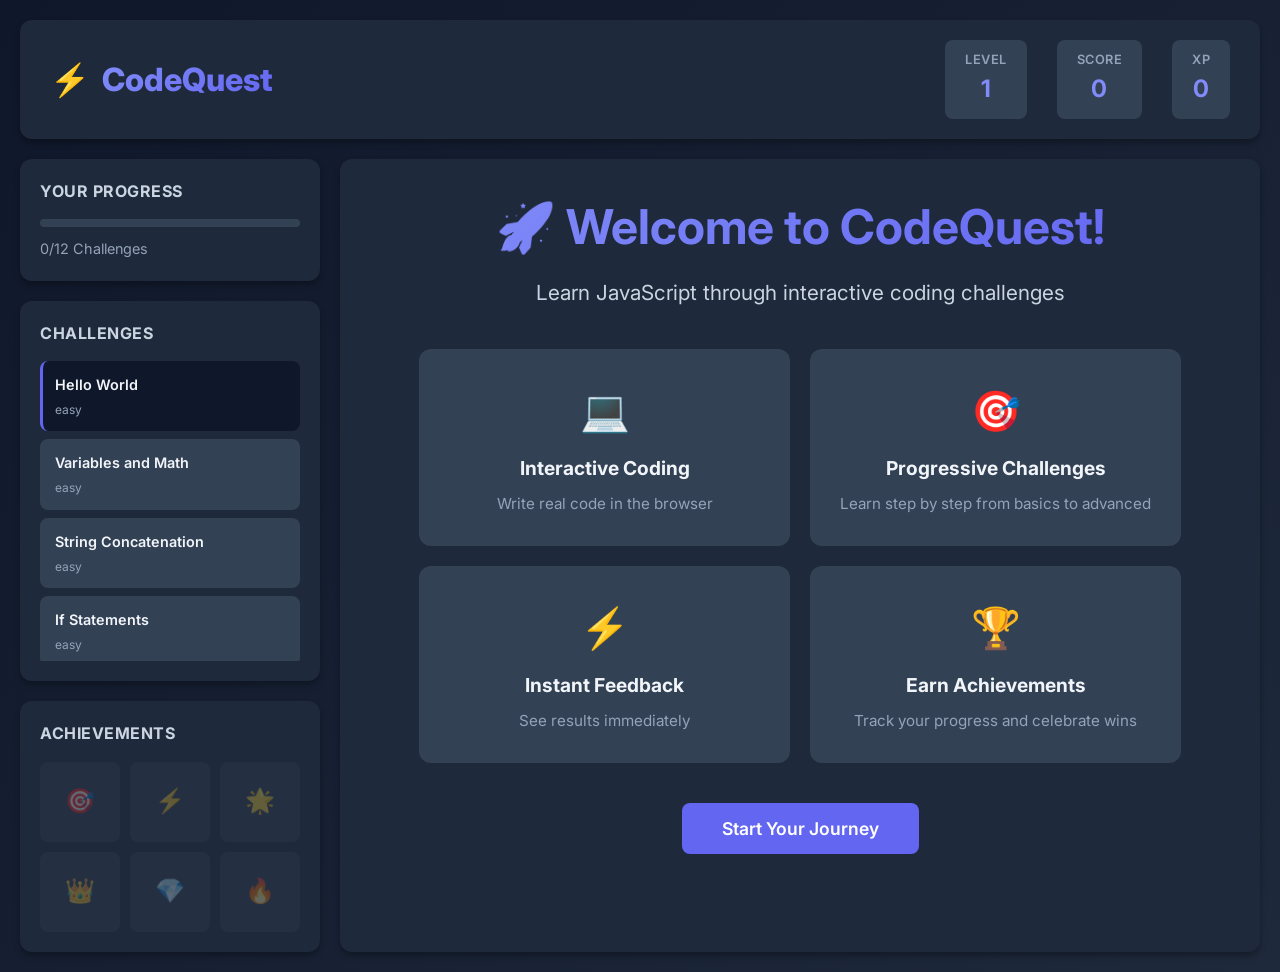
<file: code-quest/index.html>
<!DOCTYPE html>
<html lang="en">
<head>
    <meta charset="UTF-8">
    <meta name="viewport" content="width=device-width, initial-scale=1.0">
    <title>CodeQuest - Learn to Code Through Adventure</title>
    <link rel="stylesheet" href="styles.css">
    <link rel="preconnect" href="https://fonts.googleapis.com">
    <link rel="preconnect" href="https://fonts.gstatic.com" crossorigin>
    <link href="https://fonts.googleapis.com/css2?family=Fira+Code:wght@400;500;600&family=Inter:wght@400;600;700;800&display=swap" rel="stylesheet">
</head>
<body>
    <div class="container">
        <header class="header">
            <div class="logo">
                <span class="logo-icon">⚡</span>
                <h1>CodeQuest</h1>
            </div>
            <div class="stats">
                <div class="stat">
                    <span class="stat-label">Level</span>
                    <span class="stat-value" id="level">1</span>
                </div>
                <div class="stat">
                    <span class="stat-label">Score</span>
                    <span class="stat-value" id="score">0</span>
                </div>
                <div class="stat">
                    <span class="stat-label">XP</span>
                    <span class="stat-value" id="xp">0</span>
                </div>
            </div>
        </header>

        <div class="game-layout">
            <aside class="sidebar">
                <div class="progress-section">
                    <h3>Your Progress</h3>
                    <div class="progress-bar">
                        <div class="progress-fill" id="progress-fill"></div>
                    </div>
                    <p class="progress-text" id="progress-text">0/12 Challenges</p>
                </div>

                <div class="challenges-list" id="challenges-list">
                    <h3>Challenges</h3>
                    <div class="challenges-scroll">
                        <!-- Dynamically populated -->
                    </div>
                </div>

                <div class="achievements">
                    <h3>Achievements</h3>
                    <div class="achievement-badges" id="achievement-badges">
                        <!-- Dynamically populated -->
                    </div>
                </div>
            </aside>

            <main class="main-content">
                <div class="welcome-screen" id="welcome-screen">
                    <div class="welcome-content">
                        <h2>🚀 Welcome to CodeQuest!</h2>
                        <p class="welcome-subtitle">Learn JavaScript through interactive coding challenges</p>
                        <div class="welcome-features">
                            <div class="feature">
                                <span class="feature-icon">💻</span>
                                <h4>Interactive Coding</h4>
                                <p>Write real code in the browser</p>
                            </div>
                            <div class="feature">
                                <span class="feature-icon">🎯</span>
                                <h4>Progressive Challenges</h4>
                                <p>Learn step by step from basics to advanced</p>
                            </div>
                            <div class="feature">
                                <span class="feature-icon">⚡</span>
                                <h4>Instant Feedback</h4>
                                <p>See results immediately</p>
                            </div>
                            <div class="feature">
                                <span class="feature-icon">🏆</span>
                                <h4>Earn Achievements</h4>
                                <p>Track your progress and celebrate wins</p>
                            </div>
                        </div>
                        <button class="btn btn-primary btn-large" id="start-game">Start Your Journey</button>
                    </div>
                </div>

                <div class="game-screen" id="game-screen" style="display: none;">
                    <div class="challenge-header">
                        <div class="challenge-info">
                            <h2 id="challenge-title">Challenge Title</h2>
                            <span class="difficulty-badge" id="difficulty-badge">Easy</span>
                        </div>
                        <button class="btn btn-hint" id="hint-btn">💡 Hint</button>
                    </div>

                    <div class="challenge-description" id="challenge-description">
                        Challenge description goes here
                    </div>

                    <div class="hint-box" id="hint-box" style="display: none;">
                        <strong>💡 Hint:</strong> <span id="hint-text"></span>
                    </div>

                    <div class="editor-section">
                        <div class="editor-header">
                            <span class="editor-label">✏️ Code Editor</span>
                            <div class="editor-actions">
                                <button class="btn btn-small" id="reset-btn">Reset</button>
                                <button class="btn btn-small btn-success" id="run-btn">▶ Run Code</button>
                            </div>
                        </div>
                        <textarea class="code-editor" id="code-editor" spellcheck="false"></textarea>
                    </div>

                    <div class="output-section">
                        <div class="output-header">
                            <span class="output-label">📊 Output</span>
                            <button class="btn btn-small" id="clear-output">Clear</button>
                        </div>
                        <div class="output-content" id="output"></div>
                    </div>

                    <div class="test-results" id="test-results">
                        <!-- Test results appear here -->
                    </div>

                    <div class="challenge-actions">
                        <button class="btn" id="prev-challenge">← Previous</button>
                        <button class="btn btn-primary" id="next-challenge">Next Challenge →</button>
                    </div>
                </div>
            </main>
        </div>
    </div>

    <div class="modal" id="success-modal" style="display: none;">
        <div class="modal-content success-modal">
            <div class="success-icon">🎉</div>
            <h2>Challenge Complete!</h2>
            <p class="success-message" id="success-message"></p>
            <div class="success-stats">
                <div class="success-stat">
                    <span class="success-stat-label">XP Earned</span>
                    <span class="success-stat-value" id="xp-earned">+50</span>
                </div>
                <div class="success-stat">
                    <span class="success-stat-label">Score</span>
                    <span class="success-stat-value" id="score-earned">+100</span>
                </div>
            </div>
            <button class="btn btn-primary btn-large" id="continue-btn">Continue</button>
        </div>
    </div>

    <script src="game.js"></script>
</body>
</html>
</file>
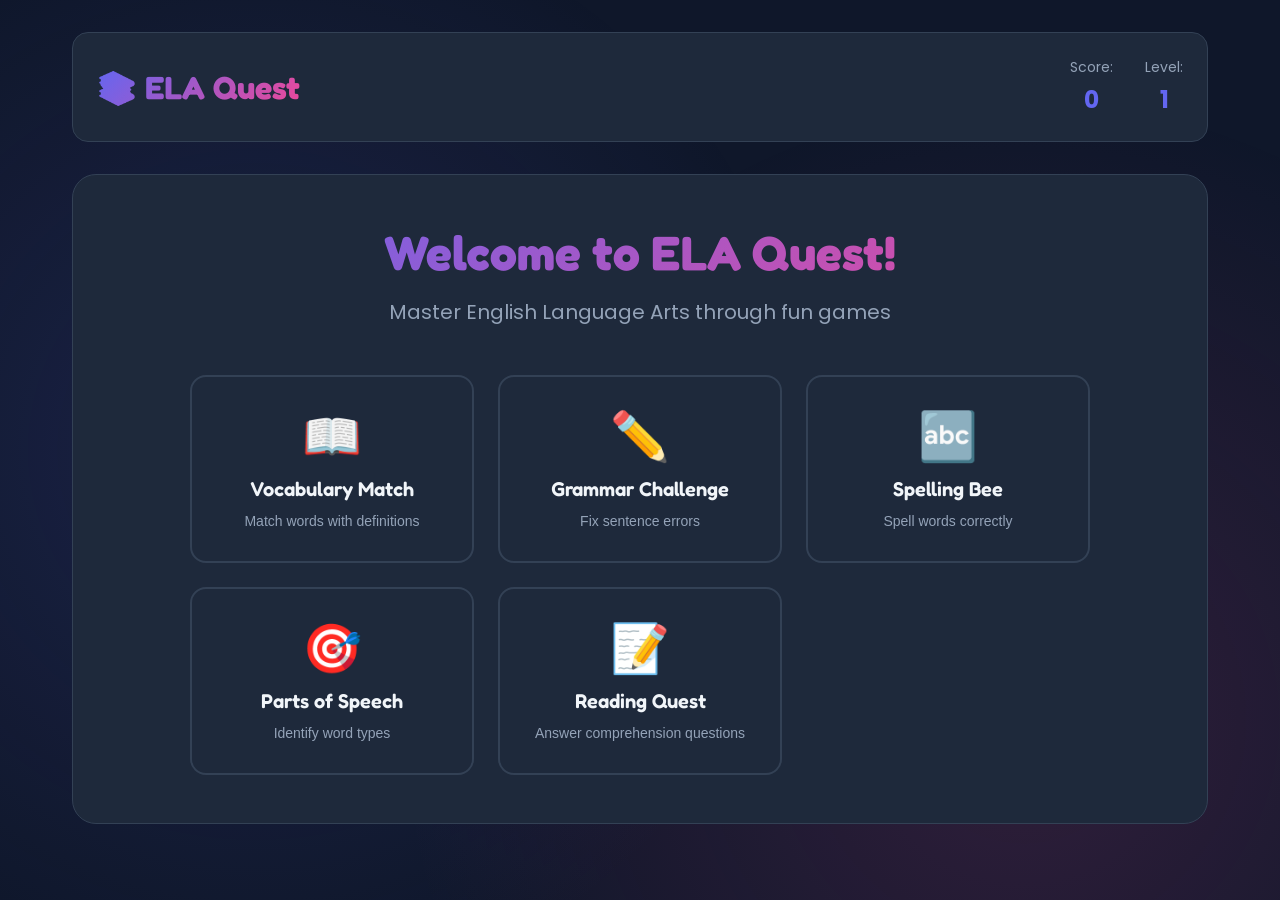
<file: ela-game/index.html>
<!DOCTYPE html>
<html lang="en">
<head>
    <meta charset="UTF-8">
    <meta name="viewport" content="width=device-width, initial-scale=1.0">
    <title>ELA Quest - Learn English Language Arts</title>
    <link rel="preconnect" href="https://fonts.googleapis.com">
    <link rel="preconnect" href="https://fonts.gstatic.com" crossorigin>
    <link href="https://fonts.googleapis.com/css2?family=Poppins:wght@400;600;700&family=Fredoka:wght@500;600;700&display=swap" rel="stylesheet">
    <link rel="stylesheet" href="styles.css">
</head>
<body>
    <div class="background-gradient"></div>
    
    <div class="container">
        <header class="header">
            <h1 class="logo">📚 ELA Quest</h1>
            <div class="stats">
                <div class="stat">
                    <span class="stat-label">Score:</span>
                    <span id="total-score" class="stat-value">0</span>
                </div>
                <div class="stat">
                    <span class="stat-label">Level:</span>
                    <span id="level" class="stat-value">1</span>
                </div>
            </div>
        </header>

        <div id="welcome-screen" class="screen active">
            <div class="welcome-card">
                <h2 class="welcome-title">Welcome to ELA Quest!</h2>
                <p class="welcome-subtitle">Master English Language Arts through fun games</p>
                
                <div class="game-modes">
                    <button class="mode-btn" data-mode="vocabulary">
                        <span class="mode-icon">📖</span>
                        <span class="mode-title">Vocabulary Match</span>
                        <span class="mode-desc">Match words with definitions</span>
                    </button>
                    
                    <button class="mode-btn" data-mode="grammar">
                        <span class="mode-icon">✏️</span>
                        <span class="mode-title">Grammar Challenge</span>
                        <span class="mode-desc">Fix sentence errors</span>
                    </button>
                    
                    <button class="mode-btn" data-mode="spelling">
                        <span class="mode-icon">🔤</span>
                        <span class="mode-title">Spelling Bee</span>
                        <span class="mode-desc">Spell words correctly</span>
                    </button>
                    
                    <button class="mode-btn" data-mode="parts-of-speech">
                        <span class="mode-icon">🎯</span>
                        <span class="mode-title">Parts of Speech</span>
                        <span class="mode-desc">Identify word types</span>
                    </button>
                    
                    <button class="mode-btn" data-mode="reading">
                        <span class="mode-icon">📝</span>
                        <span class="mode-title">Reading Quest</span>
                        <span class="mode-desc">Answer comprehension questions</span>
                    </button>
                </div>
            </div>
        </div>

        <div id="game-screen" class="screen">
            <div class="game-header">
                <button id="back-btn" class="back-btn">← Back</button>
                <h2 id="game-title" class="game-title"></h2>
                <div class="game-stats">
                    <span class="game-stat">Question <span id="question-num">1</span>/<span id="total-questions">10</span></span>
                    <span class="game-stat">Score: <span id="game-score">0</span></span>
                </div>
            </div>

            <div class="progress-bar">
                <div id="progress" class="progress-fill"></div>
            </div>

            <div id="game-content" class="game-content">
                <div id="question-container" class="question-container"></div>
                <div id="options-container" class="options-container"></div>
                <div id="feedback" class="feedback"></div>
            </div>

            <div id="result-screen" class="result-card" style="display: none;">
                <div class="result-icon" id="result-icon"></div>
                <h3 id="result-title" class="result-title"></h3>
                <p id="result-score" class="result-score"></p>
                <div class="result-actions">
                    <button id="play-again-btn" class="btn btn-primary">Play Again</button>
                    <button id="menu-btn" class="btn btn-secondary">Main Menu</button>
                </div>
            </div>
        </div>
    </div>

    <div id="celebration" class="celebration"></div>

    <script src="game.js"></script>
</body>
</html>
</file>
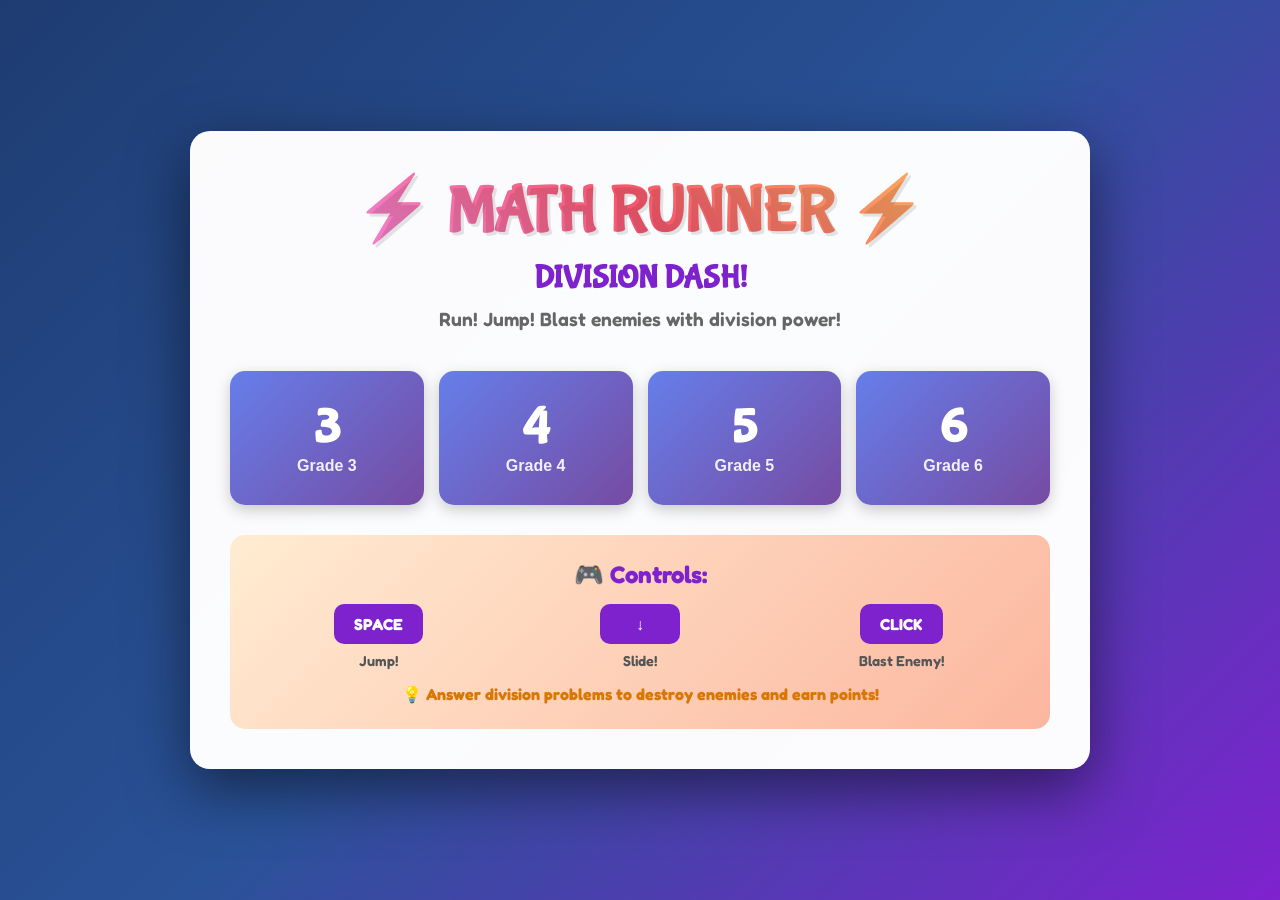
<file: game/index.html>
<!DOCTYPE html>
<html lang="en">
<head>
    <meta charset="UTF-8">
    <meta name="viewport" content="width=device-width, initial-scale=1.0">
    <title>⚡ Math Runner - Division Dash! 🏃‍♀️</title>
    <link rel="stylesheet" href="styles.css">
    <link rel="preconnect" href="https://fonts.googleapis.com">
    <link rel="preconnect" href="https://fonts.gstatic.com" crossorigin>
    <link href="https://fonts.googleapis.com/css2?family=Fredoka:wght@400;500;600;700&family=Bubblegum+Sans&display=swap" rel="stylesheet">
</head>
<body>
    <div class="game-container">
        <!-- Start Screen -->
        <div id="startScreen" class="screen active">
            <div class="title-box">
                <h1 class="game-title">⚡ MATH RUNNER ⚡</h1>
                <h2 class="subtitle-big">DIVISION DASH!</h2>
                <p class="tagline">Run! Jump! Blast enemies with division power!</p>
            </div>
            
            <div class="grade-grid">
                <button class="grade-card" data-grade="3">
                    <div class="grade-num">3</div>
                    <div class="grade-name">Grade 3</div>
                </button>
                <button class="grade-card" data-grade="4">
                    <div class="grade-num">4</div>
                    <div class="grade-name">Grade 4</div>
                </button>
                <button class="grade-card" data-grade="5">
                    <div class="grade-num">5</div>
                    <div class="grade-name">Grade 5</div>
                </button>
                <button class="grade-card" data-grade="6">
                    <div class="grade-num">6</div>
                    <div class="grade-name">Grade 6</div>
                </button>
            </div>

            <div class="how-to-play">
                <h3>🎮 Controls:</h3>
                <div class="controls-grid">
                    <div class="control-item">
                        <span class="control-key">SPACE</span>
                        <span class="control-action">Jump!</span>
                    </div>
                    <div class="control-item">
                        <span class="control-key">↓</span>
                        <span class="control-action">Slide!</span>
                    </div>
                    <div class="control-item">
                        <span class="control-key">CLICK</span>
                        <span class="control-action">Blast Enemy!</span>
                    </div>
                </div>
                <p class="game-tip">💡 Answer division problems to destroy enemies and earn points!</p>
            </div>
        </div>

        <!-- Game Screen -->
        <div id="gameScreen" class="screen">
            <div class="game-hud">
                <div class="hud-left">
                    <div class="hud-item">
                        <span class="hud-icon">💎</span>
                        <span id="score" class="hud-value">0</span>
                    </div>
                    <div class="hud-item">
                        <span class="hud-icon">🔥</span>
                        <span id="combo" class="hud-value">x1</span>
                    </div>
                </div>
                <div class="hud-right">
                    <div class="hud-item">
                        <span class="hud-icon">💗</span>
                        <span id="lives" class="hud-value">❤️❤️❤️</span>
                    </div>
                </div>
            </div>

            <canvas id="gameCanvas" width="800" height="400"></canvas>

            <div class="action-hint" id="actionHint">Press SPACE to JUMP!</div>
        </div>

        <!-- Battle Modal -->
        <div id="battleModal" class="modal">
            <div class="modal-content battle-content">
                <div class="enemy-display">
                    <div class="enemy-icon" id="enemyIcon">👾</div>
                    <div class="enemy-health-bar">
                        <div class="health-fill" id="enemyHealth"></div>
                    </div>
                </div>
                
                <h2 class="battle-title">MATH BATTLE!</h2>
                <div class="battle-problem" id="battleProblem">36 ÷ 6 = ?</div>
                
                <div class="battle-answers" id="battleAnswers">
                    <button class="battle-btn">6</button>
                    <button class="battle-btn">5</button>
                    <button class="battle-btn">7</button>
                    <button class="battle-btn">4</button>
                </div>

                <div class="timer-bar">
                    <div class="timer-fill" id="timerFill"></div>
                </div>
            </div>
        </div>

        <!-- Game Over Screen -->
        <div id="gameOverScreen" class="screen">
            <div class="game-over-box">
                <h1 class="game-over-title">GAME OVER!</h1>
                <div class="final-score-big">
                    <div class="score-label">Final Score</div>
                    <div id="finalScore" class="score-number">0</div>
                </div>
                <div class="stats-row">
                    <div class="stat-box">
                        <div class="stat-icon">👾</div>
                        <div class="stat-number" id="enemiesDefeated">0</div>
                        <div class="stat-label">Enemies</div>
                    </div>
                    <div class="stat-box">
                        <div class="stat-icon">⭐</div>
                        <div class="stat-number" id="gemsCollected">0</div>
                        <div class="stat-label">Gems</div>
                    </div>
                    <div class="stat-box">
                        <div class="stat-icon">🔥</div>
                        <div class="stat-number" id="maxCombo">1</div>
                        <div class="stat-label">Max Combo</div>
                    </div>
                </div>
                <button id="playAgainBtn" class="btn-play">PLAY AGAIN! 🎮</button>
                <button id="changeGradeBtn" class="btn-secondary">Change Grade</button>
            </div>
        </div>
    </div>

    <script src="game.js"></script>
</body>
</html>
</file>
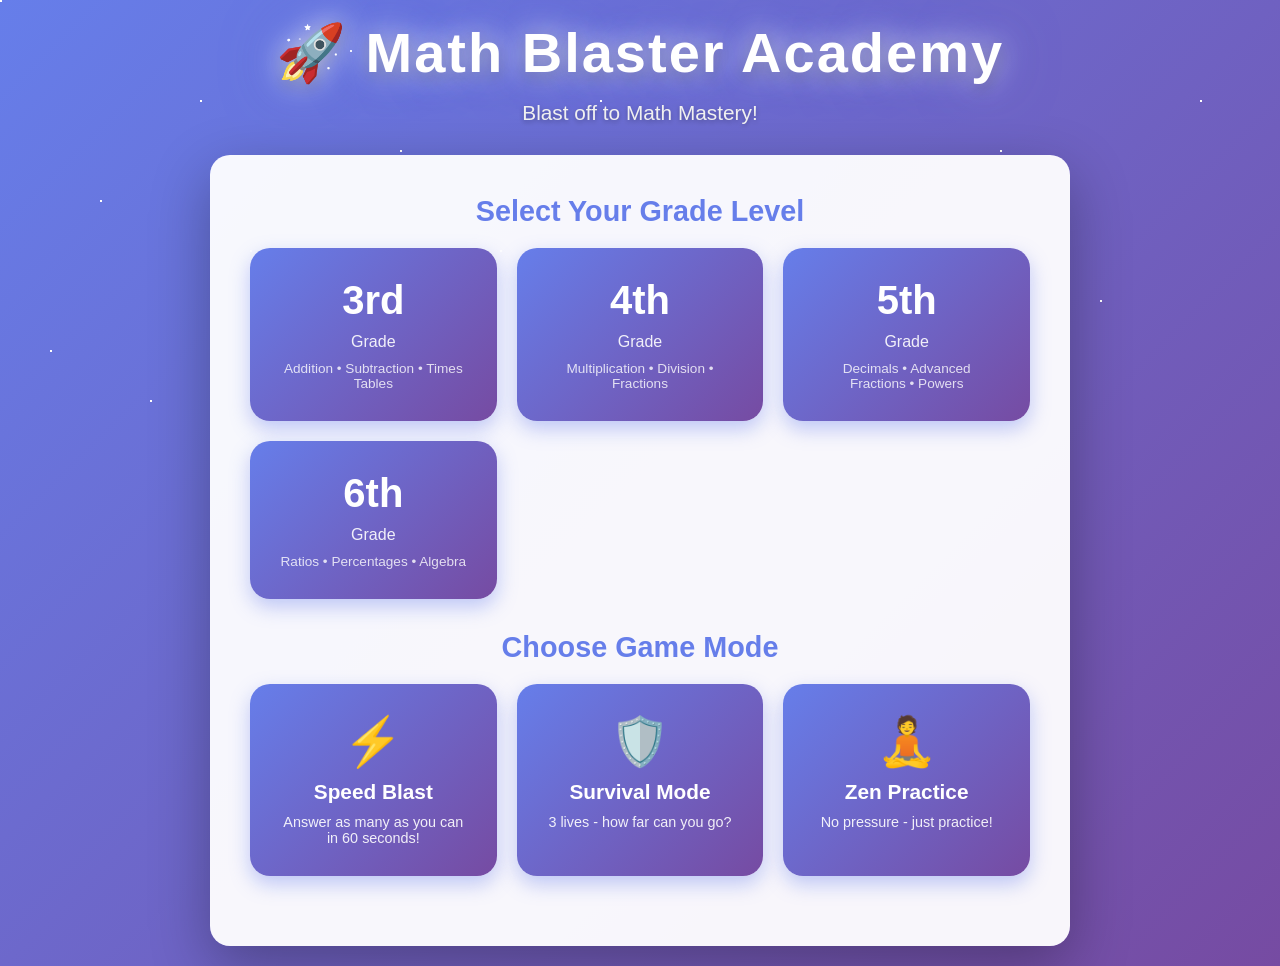
<file: math-game/index.html>
<!DOCTYPE html>
<html lang="en">
<head>
    <meta charset="UTF-8">
    <meta name="viewport" content="width=device-width, initial-scale=1.0">
    <title>🚀 Math Blaster Academy - Super Fun Math Game!</title>
    <link rel="stylesheet" href="styles.css">
</head>
<body>
    <div class="stars"></div>
    <div class="container">
        <header class="header">
            <h1 class="title">🚀 Math Blaster Academy</h1>
            <p class="subtitle">Blast off to Math Mastery!</p>
        </header>

        <!-- Main Menu -->
        <div id="menu" class="menu-screen active">
            <div class="menu-panel">
                <h2>Select Your Grade Level</h2>
                <div class="grade-selector">
                    <button class="grade-btn" data-grade="3">
                        <span class="grade-num">3rd</span>
                        <span class="grade-label">Grade</span>
                        <span class="grade-skills">Addition • Subtraction • Times Tables</span>
                    </button>
                    <button class="grade-btn" data-grade="4">
                        <span class="grade-num">4th</span>
                        <span class="grade-label">Grade</span>
                        <span class="grade-skills">Multiplication • Division • Fractions</span>
                    </button>
                    <button class="grade-btn" data-grade="5">
                        <span class="grade-num">5th</span>
                        <span class="grade-label">Grade</span>
                        <span class="grade-skills">Decimals • Advanced Fractions • Powers</span>
                    </button>
                    <button class="grade-btn" data-grade="6">
                        <span class="grade-num">6th</span>
                        <span class="grade-label">Grade</span>
                        <span class="grade-skills">Ratios • Percentages • Algebra</span>
                    </button>
                </div>

                <h2 style="margin-top: 2rem;">Choose Game Mode</h2>
                <div class="mode-selector">
                    <button class="mode-btn" data-mode="speed">
                        <span class="mode-icon">⚡</span>
                        <span class="mode-name">Speed Blast</span>
                        <span class="mode-desc">Answer as many as you can in 60 seconds!</span>
                    </button>
                    <button class="mode-btn" data-mode="survival">
                        <span class="mode-icon">🛡️</span>
                        <span class="mode-name">Survival Mode</span>
                        <span class="mode-desc">3 lives - how far can you go?</span>
                    </button>
                    <button class="mode-btn" data-mode="zen">
                        <span class="mode-icon">🧘</span>
                        <span class="mode-name">Zen Practice</span>
                        <span class="mode-desc">No pressure - just practice!</span>
                    </button>
                </div>
            </div>
        </div>

        <!-- Game Screen -->
        <div id="game" class="game-screen">
            <div class="combo-meter-container">
                <div class="combo-label">COMBO METER</div>
                <div class="combo-bar">
                    <div id="combo-fill" class="combo-fill"></div>
                </div>
                <div id="combo-multiplier" class="combo-multiplier">×1</div>
            </div>
            
            <div class="game-hud">
                <div class="hud-item hud-score">
                    <span class="hud-label">Score</span>
                    <span id="score" class="hud-value">0</span>
                    <div class="score-popup" id="score-popup"></div>
                </div>
                <div class="hud-item" id="timer-display">
                    <span class="hud-label">Time</span>
                    <span id="timer" class="hud-value">60</span>
                    <div class="timer-bar">
                        <div id="timer-fill" class="timer-fill"></div>
                    </div>
                </div>
                <div class="hud-item" id="lives-display">
                    <span class="hud-label">Lives</span>
                    <span id="lives" class="hud-value">❤️❤️❤️</span>
                </div>
                <div class="hud-item hud-streak">
                    <span class="hud-label">Streak</span>
                    <span id="streak" class="hud-value">0🔥</span>
                </div>
            </div>
            
            <div id="powerup-display" class="powerup-display"></div>
            <div id="bonus-round" class="bonus-round"></div>

            <div class="question-area">
                <div id="question" class="question">2 + 2 = ?</div>
                <div id="feedback" class="feedback"></div>
                <div id="power-message" class="power-message"></div>
            </div>

            <div class="answer-grid">
                <button class="answer-btn" data-answer="0">0</button>
                <button class="answer-btn" data-answer="1">1</button>
                <button class="answer-btn" data-answer="2">2</button>
                <button class="answer-btn" data-answer="3">3</button>
            </div>

            <button id="quit-btn" class="quit-btn">Quit Game</button>
        </div>

        <!-- Game Over Screen -->
        <div id="gameover" class="gameover-screen">
            <div class="gameover-panel">
                <h2 id="gameover-title">Game Over!</h2>
                <div class="stats">
                    <div class="stat-item">
                        <span class="stat-label">Final Score</span>
                        <span id="final-score" class="stat-value">0</span>
                    </div>
                    <div class="stat-item">
                        <span class="stat-label">Correct Answers</span>
                        <span id="correct-count" class="stat-value">0</span>
                    </div>
                    <div class="stat-item">
                        <span class="stat-label">Best Streak</span>
                        <span id="best-streak" class="stat-value">0</span>
                    </div>
                    <div class="stat-item">
                        <span class="stat-label">Accuracy</span>
                        <span id="accuracy" class="stat-value">0%</span>
                    </div>
                </div>
                <div id="achievement" class="achievement"></div>
                <button id="play-again" class="cta-btn">Play Again!</button>
                <button id="back-menu" class="secondary-btn">Back to Menu</button>
            </div>
        </div>
    </div>

    <div id="particles"></div>
    <script src="game.js"></script>
</body>
</html>
</file>
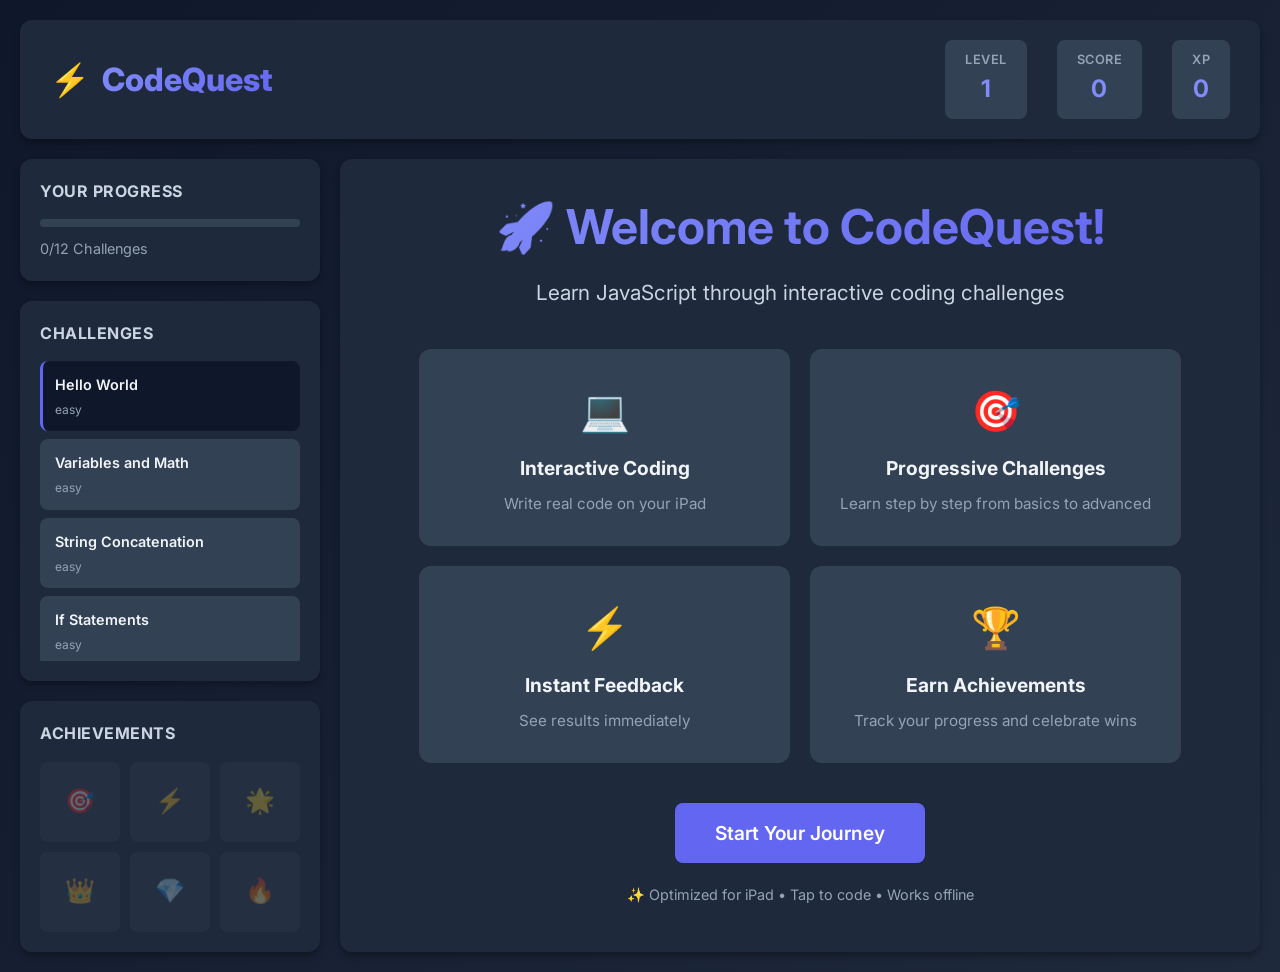
<file: code-quest/play.html>
<!DOCTYPE html>
<html lang="en">
<head>
    <meta charset="UTF-8">
    <meta name="viewport" content="width=device-width, initial-scale=1.0, maximum-scale=1.0, user-scalable=no, viewport-fit=cover">
    <meta name="apple-mobile-web-app-capable" content="yes">
    <meta name="apple-mobile-web-app-status-bar-style" content="black-translucent">
    <meta name="apple-mobile-web-app-title" content="CodeQuest">
    <title>CodeQuest - Learn to Code on iPad</title>
    <link rel="stylesheet" href="styles.css">
    <link rel="preconnect" href="https://fonts.googleapis.com">
    <link rel="preconnect" href="https://fonts.gstatic.com" crossorigin>
    <link href="https://fonts.googleapis.com/css2?family=Fira+Code:wght@400;500;600&family=Inter:wght@400;600;700;800&display=swap" rel="stylesheet">
    <style>
        /* iPad-specific optimizations */
        body {
            -webkit-touch-callout: none;
            -webkit-user-select: none;
            -webkit-tap-highlight-color: transparent;
            touch-action: manipulation;
        }
        
        .code-editor {
            -webkit-user-select: text;
            user-select: text;
            font-size: 16px; /* Prevents zoom on focus in iOS */
            min-height: 250px;
        }
        
        button {
            min-height: 44px; /* iOS touch target size */
            min-width: 44px;
        }
        
        .btn-large {
            min-height: 60px;
            font-size: 1.2em;
        }
        
        /* Better spacing for touch */
        .challenge-actions {
            gap: 15px;
        }
        
        .editor-actions {
            gap: 12px;
        }
        
        /* Hide hint on mobile by default to save space */
        @media (max-width: 900px) {
            .hint-box {
                font-size: 0.9em;
            }
        }
        
        /* Optimize for iPad landscape */
        @media (min-width: 768px) and (max-width: 1024px) {
            .game-layout {
                grid-template-columns: 280px 1fr;
            }
            
            .code-editor {
                min-height: 220px;
                font-size: 15px;
            }
        }
        
        /* Optimize for iPad portrait */
        @media (max-width: 767px) {
            .header {
                flex-direction: column;
                gap: 15px;
                padding: 15px 20px;
            }
            
            .logo h1 {
                font-size: 1.5em;
            }
            
            .stats {
                width: 100%;
                justify-content: space-around;
            }
            
            .game-layout {
                grid-template-columns: 1fr;
                gap: 15px;
            }
            
            .sidebar {
                flex-direction: column;
                gap: 15px;
            }
            
            .main-content {
                padding: 20px;
            }
            
            .welcome-content h2 {
                font-size: 2em;
            }
            
            .welcome-features {
                grid-template-columns: 1fr;
            }
            
            .challenge-header {
                flex-direction: column;
                align-items: flex-start;
                gap: 10px;
            }
            
            .challenge-info {
                flex-direction: column;
                align-items: flex-start;
                gap: 8px;
            }
            
            .code-editor {
                min-height: 200px;
                font-size: 16px;
            }
            
            .output-content {
                min-height: 100px;
                font-size: 14px;
            }
        }
        
        /* Keyboard appearance fixes for iOS */
        input, textarea, select {
            font-size: 16px; /* Prevents zoom */
        }
        
        /* Better modal for iPad */
        .modal-content {
            max-width: 90%;
            margin: 20px;
        }
        
        /* Improve touch scrolling */
        .challenges-scroll,
        .output-content {
            -webkit-overflow-scrolling: touch;
        }
    </style>
</head>
<body>
    <div class="container">
        <header class="header">
            <div class="logo">
                <span class="logo-icon">⚡</span>
                <h1>CodeQuest</h1>
            </div>
            <div class="stats">
                <div class="stat">
                    <span class="stat-label">Level</span>
                    <span class="stat-value" id="level">1</span>
                </div>
                <div class="stat">
                    <span class="stat-label">Score</span>
                    <span class="stat-value" id="score">0</span>
                </div>
                <div class="stat">
                    <span class="stat-label">XP</span>
                    <span class="stat-value" id="xp">0</span>
                </div>
            </div>
        </header>

        <div class="game-layout">
            <aside class="sidebar">
                <div class="progress-section">
                    <h3>Your Progress</h3>
                    <div class="progress-bar">
                        <div class="progress-fill" id="progress-fill"></div>
                    </div>
                    <p class="progress-text" id="progress-text">0/12 Challenges</p>
                </div>

                <div class="challenges-list" id="challenges-list">
                    <h3>Challenges</h3>
                    <div class="challenges-scroll">
                        <!-- Dynamically populated -->
                    </div>
                </div>

                <div class="achievements">
                    <h3>Achievements</h3>
                    <div class="achievement-badges" id="achievement-badges">
                        <!-- Dynamically populated -->
                    </div>
                </div>
            </aside>

            <main class="main-content">
                <div class="welcome-screen" id="welcome-screen">
                    <div class="welcome-content">
                        <h2>🚀 Welcome to CodeQuest!</h2>
                        <p class="welcome-subtitle">Learn JavaScript through interactive coding challenges</p>
                        <div class="welcome-features">
                            <div class="feature">
                                <span class="feature-icon">💻</span>
                                <h4>Interactive Coding</h4>
                                <p>Write real code on your iPad</p>
                            </div>
                            <div class="feature">
                                <span class="feature-icon">🎯</span>
                                <h4>Progressive Challenges</h4>
                                <p>Learn step by step from basics to advanced</p>
                            </div>
                            <div class="feature">
                                <span class="feature-icon">⚡</span>
                                <h4>Instant Feedback</h4>
                                <p>See results immediately</p>
                            </div>
                            <div class="feature">
                                <span class="feature-icon">🏆</span>
                                <h4>Earn Achievements</h4>
                                <p>Track your progress and celebrate wins</p>
                            </div>
                        </div>
                        <button class="btn btn-primary btn-large" id="start-game">Start Your Journey</button>
                        <p style="color: #94a3b8; margin-top: 20px; font-size: 0.9em;">
                            ✨ Optimized for iPad • Tap to code • Works offline
                        </p>
                    </div>
                </div>

                <div class="game-screen" id="game-screen" style="display: none;">
                    <div class="challenge-header">
                        <div class="challenge-info">
                            <h2 id="challenge-title">Challenge Title</h2>
                            <span class="difficulty-badge" id="difficulty-badge">Easy</span>
                        </div>
                        <button class="btn btn-hint" id="hint-btn">💡 Hint</button>
                    </div>

                    <div class="challenge-description" id="challenge-description">
                        Challenge description goes here
                    </div>

                    <div class="hint-box" id="hint-box" style="display: none;">
                        <strong>💡 Hint:</strong> <span id="hint-text"></span>
                    </div>

                    <div class="editor-section">
                        <div class="editor-header">
                            <span class="editor-label">✏️ Code Editor</span>
                            <div class="editor-actions">
                                <button class="btn btn-small" id="reset-btn">Reset</button>
                                <button class="btn btn-small btn-success" id="run-btn">▶ Run</button>
                            </div>
                        </div>
                        <textarea class="code-editor" id="code-editor" spellcheck="false" autocorrect="off" autocapitalize="off" autocomplete="off"></textarea>
                    </div>

                    <div class="output-section">
                        <div class="output-header">
                            <span class="output-label">📊 Output</span>
                            <button class="btn btn-small" id="clear-output">Clear</button>
                        </div>
                        <div class="output-content" id="output"></div>
                    </div>

                    <div class="test-results" id="test-results">
                        <!-- Test results appear here -->
                    </div>

                    <div class="challenge-actions">
                        <button class="btn" id="prev-challenge">← Previous</button>
                        <button class="btn btn-primary" id="next-challenge">Next Challenge →</button>
                    </div>
                </div>
            </main>
        </div>
    </div>

    <div class="modal" id="success-modal" style="display: none;">
        <div class="modal-content success-modal">
            <div class="success-icon">🎉</div>
            <h2>Challenge Complete!</h2>
            <p class="success-message" id="success-message"></p>
            <div class="success-stats">
                <div class="success-stat">
                    <span class="success-stat-label">XP Earned</span>
                    <span class="success-stat-value" id="xp-earned">+50</span>
                </div>
                <div class="success-stat">
                    <span class="success-stat-label">Score</span>
                    <span class="success-stat-value" id="score-earned">+100</span>
                </div>
            </div>
            <button class="btn btn-primary btn-large" id="continue-btn">Continue</button>
        </div>
    </div>

    <script src="game.js"></script>
</body>
</html>
</file>
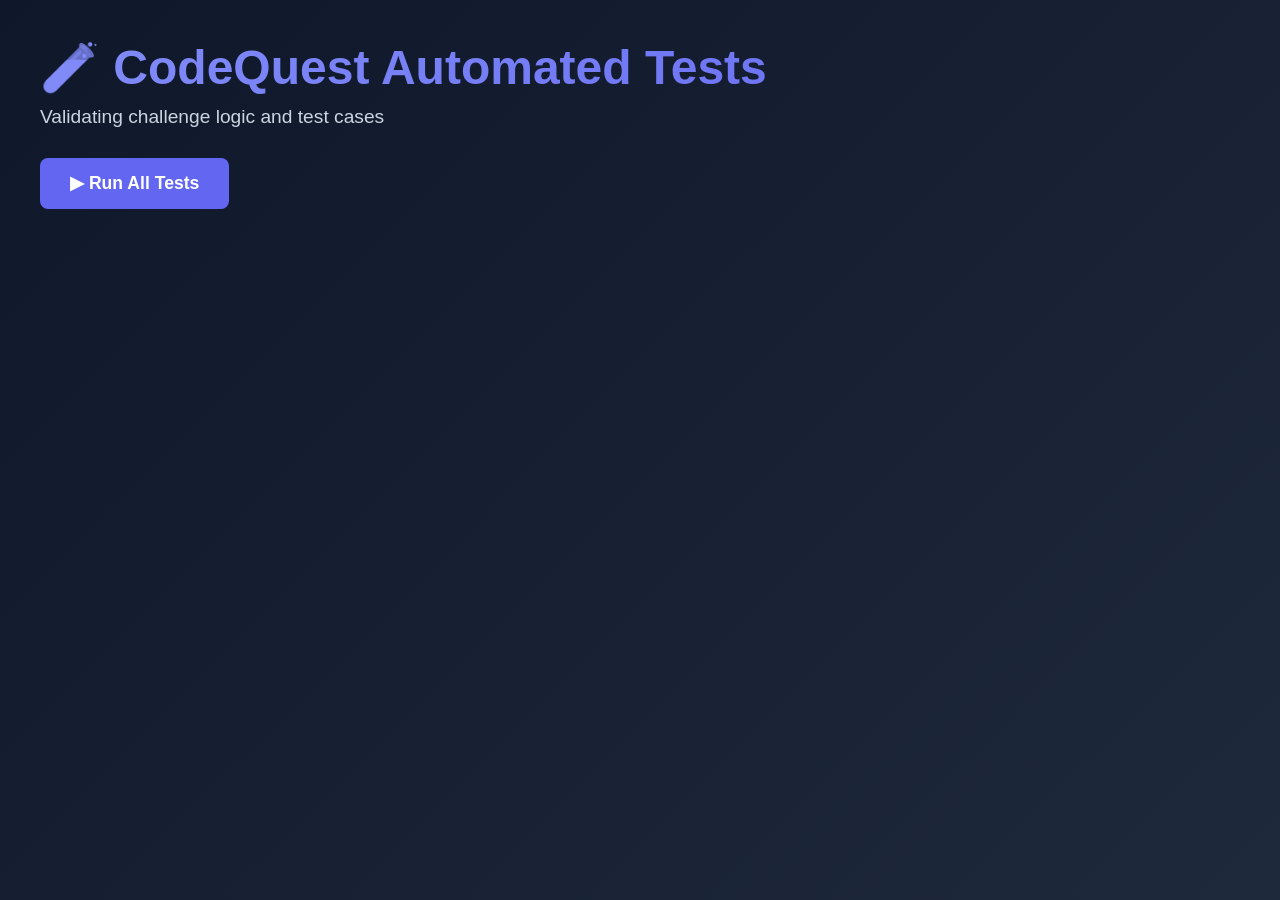
<file: code-quest/test.html>
<!DOCTYPE html>
<html lang="en">
<head>
    <meta charset="UTF-8">
    <meta name="viewport" content="width=device-width, initial-scale=1.0">
    <title>CodeQuest - Automated Tests</title>
    <style>
        * {
            margin: 0;
            padding: 0;
            box-sizing: border-box;
        }
        
        body {
            font-family: -apple-system, BlinkMacSystemFont, 'Segoe UI', Roboto, Oxygen, Ubuntu, Cantarell, sans-serif;
            background: linear-gradient(135deg, #0f172a 0%, #1e293b 100%);
            color: #f1f5f9;
            padding: 40px;
            min-height: 100vh;
        }
        
        .container {
            max-width: 1200px;
            margin: 0 auto;
        }
        
        h1 {
            font-size: 3em;
            margin-bottom: 10px;
            background: linear-gradient(135deg, #818cf8, #6366f1);
            -webkit-background-clip: text;
            -webkit-text-fill-color: transparent;
        }
        
        .subtitle {
            color: #cbd5e1;
            margin-bottom: 30px;
            font-size: 1.2em;
        }
        
        .test-section {
            background: #1e293b;
            border-radius: 12px;
            padding: 25px;
            margin-bottom: 20px;
            box-shadow: 0 4px 6px rgba(0, 0, 0, 0.3);
        }
        
        .test-section h2 {
            margin-bottom: 15px;
            color: #818cf8;
        }
        
        .test-result {
            padding: 12px;
            margin-bottom: 10px;
            border-radius: 8px;
            border-left: 4px solid;
            display: flex;
            align-items: center;
            gap: 10px;
        }
        
        .test-result.pass {
            background: rgba(16, 185, 129, 0.1);
            border-color: #10b981;
        }
        
        .test-result.fail {
            background: rgba(239, 68, 68, 0.1);
            border-color: #ef4444;
        }
        
        .test-icon {
            font-size: 1.5em;
            font-weight: bold;
        }
        
        .summary {
            background: #334155;
            padding: 20px;
            border-radius: 12px;
            margin-top: 30px;
        }
        
        .summary h2 {
            margin-bottom: 15px;
        }
        
        .stat-grid {
            display: grid;
            grid-template-columns: repeat(auto-fit, minmax(200px, 1fr));
            gap: 20px;
            margin-top: 20px;
        }
        
        .stat-card {
            background: #1e293b;
            padding: 20px;
            border-radius: 8px;
            text-align: center;
        }
        
        .stat-value {
            font-size: 2.5em;
            font-weight: bold;
            color: #10b981;
            display: block;
            margin-bottom: 5px;
        }
        
        .stat-label {
            color: #94a3b8;
            font-size: 0.9em;
        }
        
        button {
            background: #6366f1;
            color: white;
            border: none;
            padding: 15px 30px;
            border-radius: 8px;
            font-size: 1.1em;
            font-weight: 600;
            cursor: pointer;
            margin-bottom: 20px;
            transition: all 0.2s;
        }
        
        button:hover {
            background: #4f46e5;
            transform: translateY(-2px);
        }
        
        .code-sample {
            background: #0f172a;
            padding: 15px;
            border-radius: 6px;
            margin-top: 10px;
            font-family: 'Courier New', monospace;
            font-size: 0.9em;
            overflow-x: auto;
        }
    </style>
</head>
<body>
    <div class="container">
        <h1>🧪 CodeQuest Automated Tests</h1>
        <p class="subtitle">Validating challenge logic and test cases</p>
        
        <button onclick="runAllTests()">▶ Run All Tests</button>
        
        <div id="results"></div>
        
        <div class="summary" id="summary" style="display: none;">
            <h2>📊 Test Summary</h2>
            <div class="stat-grid">
                <div class="stat-card">
                    <span class="stat-value" id="total-tests">0</span>
                    <span class="stat-label">Total Tests</span>
                </div>
                <div class="stat-card">
                    <span class="stat-value" id="passed-tests" style="color: #10b981;">0</span>
                    <span class="stat-label">Passed</span>
                </div>
                <div class="stat-card">
                    <span class="stat-value" id="failed-tests" style="color: #ef4444;">0</span>
                    <span class="stat-label">Failed</span>
                </div>
                <div class="stat-card">
                    <span class="stat-value" id="success-rate">0%</span>
                    <span class="stat-label">Success Rate</span>
                </div>
            </div>
        </div>
    </div>
    
    <script>
        // Sample solutions for each challenge
        const challengeSolutions = [
            // Challenge 1: Hello World
            `console.log('Hello, World!');`,
            
            // Challenge 2: Variables and Math
            `let sum = 5 + 10;
console.log(sum);`,
            
            // Challenge 3: String Concatenation
            `let firstName = 'John';
let lastName = 'Doe';
console.log(firstName + ' ' + lastName);`,
            
            // Challenge 4: If Statements
            `let age = 20;
if (age >= 18) {
    console.log('Adult');
} else {
    console.log('Minor');
}`,
            
            // Challenge 5: For Loop Basics
            `for (let i = 1; i <= 5; i++) {
    console.log(i);
}`,
            
            // Challenge 6: Arrays
            `let colors = ['red', 'blue', 'green'];
console.log(colors[1]);`,
            
            // Challenge 7: Functions
            `function greet(name) {
    return 'Hello, ' + name + '!';
}
console.log(greet('World'));`,
            
            // Challenge 8: Array Methods
            `let numbers = [1, 2, 3, 4, 5];
let doubled = numbers.map(num => num * 2);
console.log(doubled);`,
            
            // Challenge 9: Objects
            `let person = {
    name: 'John',
    age: 25,
    city: 'Paris'
};
console.log(person.name + ' is ' + person.age + ' years old and lives in ' + person.city + '.');`,
            
            // Challenge 10: Filter Array
            `let numbers = [5, 12, 8, 21, 3, 18];
let filtered = numbers.filter(num => num > 10);
console.log(filtered);`,
            
            // Challenge 11: Arrow Functions
            `const multiply = (a, b) => a * b;
console.log(multiply(6, 7));`,
            
            // Challenge 12: FizzBuzz
            `for (let i = 1; i <= 15; i++) {
    if (i % 15 === 0) {
        console.log('FizzBuzz');
    } else if (i % 3 === 0) {
        console.log('Fizz');
    } else if (i % 5 === 0) {
        console.log('Buzz');
    } else {
        console.log(i);
    }
}`
        ];
        
        // Challenge definitions (simplified from game.js)
        const challenges = [
            {
                id: 1,
                title: "Hello World",
                tests: [
                    { 
                        description: "Should print 'Hello, World!'",
                        check: (output) => output.trim() === "Hello, World!"
                    }
                ]
            },
            {
                id: 2,
                title: "Variables and Math",
                tests: [
                    {
                        description: "Should create a sum variable",
                        check: (output, globals) => globals.sum === 15
                    },
                    {
                        description: "Should print 15",
                        check: (output) => output.includes("15")
                    }
                ]
            },
            {
                id: 3,
                title: "String Concatenation",
                tests: [
                    {
                        description: "Should have firstName variable",
                        check: (output, globals) => typeof globals.firstName === 'string' && globals.firstName.length > 0
                    },
                    {
                        description: "Should have lastName variable",
                        check: (output, globals) => typeof globals.lastName === 'string' && globals.lastName.length > 0
                    },
                    {
                        description: "Should print full name with space",
                        check: (output, globals) => output.includes(globals.firstName + ' ' + globals.lastName)
                    }
                ]
            },
            {
                id: 4,
                title: "If Statements",
                tests: [
                    {
                        description: "Should have age variable",
                        check: (output, globals) => typeof globals.age === 'number'
                    },
                    {
                        description: "Should print correct result based on age",
                        check: (output, globals) => {
                            if (globals.age >= 18) {
                                return output.includes('Adult');
                            } else {
                                return output.includes('Minor');
                            }
                        }
                    }
                ]
            },
            {
                id: 5,
                title: "For Loop Basics",
                tests: [
                    {
                        description: "Should print numbers 1 through 5",
                        check: (output) => {
                            const lines = output.trim().split('\n');
                            return lines.length === 5 && 
                                   lines[0].includes('1') && 
                                   lines[4].includes('5');
                        }
                    }
                ]
            },
            {
                id: 6,
                title: "Arrays",
                tests: [
                    {
                        description: "Should create colors array with at least 3 items",
                        check: (output, globals) => Array.isArray(globals.colors) && globals.colors.length >= 3
                    },
                    {
                        description: "Should print the second color",
                        check: (output, globals) => globals.colors && output.includes(globals.colors[1])
                    }
                ]
            },
            {
                id: 7,
                title: "Functions",
                tests: [
                    {
                        description: "Should have a greet function",
                        check: (output, globals) => typeof globals.greet === 'function'
                    },
                    {
                        description: "Function should return correct greeting",
                        check: (output, globals) => {
                            if (!globals.greet) return false;
                            const result = globals.greet('Test');
                            return result === 'Hello, Test!';
                        }
                    },
                    {
                        description: "Should print a greeting",
                        check: (output) => output.includes('Hello,') && output.includes('!')
                    }
                ]
            },
            {
                id: 8,
                title: "Array Methods",
                tests: [
                    {
                        description: "Should create doubled array",
                        check: (output, globals) => {
                            return globals.doubled && 
                                   Array.isArray(globals.doubled) && 
                                   globals.doubled[0] === 2 && 
                                   globals.doubled[4] === 10;
                        }
                    }
                ]
            },
            {
                id: 9,
                title: "Objects",
                tests: [
                    {
                        description: "Should have person object",
                        check: (output, globals) => typeof globals.person === 'object' && globals.person !== null
                    },
                    {
                        description: "Person should have name, age, and city",
                        check: (output, globals) => {
                            return globals.person && 
                                   globals.person.name && 
                                   typeof globals.person.age === 'number' && 
                                   globals.person.city;
                        }
                    },
                    {
                        description: "Should print sentence with all properties",
                        check: (output, globals) => {
                            if (!globals.person) return false;
                            return output.includes(globals.person.name) && 
                                   output.includes(globals.person.age.toString()) && 
                                   output.includes(globals.person.city);
                        }
                    }
                ]
            },
            {
                id: 10,
                title: "Filter Array",
                tests: [
                    {
                        description: "Should filter numbers correctly",
                        check: (output, globals) => {
                            return globals.filtered && 
                                   Array.isArray(globals.filtered) && 
                                   globals.filtered.length === 3 &&
                                   globals.filtered.includes(12) &&
                                   globals.filtered.includes(21) &&
                                   globals.filtered.includes(18);
                        }
                    }
                ]
            },
            {
                id: 11,
                title: "Arrow Functions",
                tests: [
                    {
                        description: "Should have multiply function",
                        check: (output, globals) => typeof globals.multiply === 'function'
                    },
                    {
                        description: "Should return correct product",
                        check: (output, globals) => {
                            return globals.multiply && globals.multiply(6, 7) === 42;
                        }
                    },
                    {
                        description: "Should print 42",
                        check: (output) => output.includes('42')
                    }
                ]
            },
            {
                id: 12,
                title: "FizzBuzz Challenge",
                tests: [
                    {
                        description: "Should print FizzBuzz for 15",
                        check: (output) => {
                            const lines = output.trim().split('\n');
                            return lines.some(line => line.includes('FizzBuzz'));
                        }
                    },
                    {
                        description: "Should print Fizz for multiples of 3",
                        check: (output) => {
                            const lines = output.trim().split('\n');
                            const fizzLines = lines.filter(line => line.trim() === 'Fizz');
                            return fizzLines.length >= 3;
                        }
                    },
                    {
                        description: "Should print Buzz for multiples of 5",
                        check: (output) => {
                            const lines = output.trim().split('\n');
                            const buzzLines = lines.filter(line => line.trim() === 'Buzz');
                            return buzzLines.length >= 1;
                        }
                    }
                ]
            }
        ];
        
        function runAllTests() {
            const resultsDiv = document.getElementById('results');
            resultsDiv.innerHTML = '';
            
            let totalTests = 0;
            let passedTests = 0;
            let failedTests = 0;
            
            challenges.forEach((challenge, challengeIndex) => {
                const section = document.createElement('div');
                section.className = 'test-section';
                
                const title = document.createElement('h2');
                title.textContent = `Challenge ${challenge.id}: ${challenge.title}`;
                section.appendChild(title);
                
                const code = challengeSolutions[challengeIndex];
                const codeDiv = document.createElement('div');
                codeDiv.className = 'code-sample';
                codeDiv.textContent = code;
                section.appendChild(codeDiv);
                
                // Execute the code
                let output = '';
                const globals = {};
                
                const customLog = (...args) => {
                    const line = args.map(arg => {
                        if (typeof arg === 'object') {
                            return JSON.stringify(arg);
                        }
                        return String(arg);
                    }).join(' ');
                    output += line + '\n';
                };
                
                try {
                    const wrappedCode = `
                        ${code}
                        if (typeof sum !== 'undefined') globals.sum = sum;
                        if (typeof firstName !== 'undefined') globals.firstName = firstName;
                        if (typeof lastName !== 'undefined') globals.lastName = lastName;
                        if (typeof age !== 'undefined') globals.age = age;
                        if (typeof colors !== 'undefined') globals.colors = colors;
                        if (typeof greet !== 'undefined') globals.greet = greet;
                        if (typeof doubled !== 'undefined') globals.doubled = doubled;
                        if (typeof person !== 'undefined') globals.person = person;
                        if (typeof filtered !== 'undefined') globals.filtered = filtered;
                        if (typeof multiply !== 'undefined') globals.multiply = multiply;
                    `;
                    
                    const func = new Function('console', 'globals', wrappedCode);
                    func({ log: customLog }, globals);
                    
                    // Run tests
                    challenge.tests.forEach(test => {
                        totalTests++;
                        const passed = test.check(output, globals);
                        
                        if (passed) {
                            passedTests++;
                        } else {
                            failedTests++;
                        }
                        
                        const testResult = document.createElement('div');
                        testResult.className = `test-result ${passed ? 'pass' : 'fail'}`;
                        testResult.innerHTML = `
                            <span class="test-icon">${passed ? '✓' : '✗'}</span>
                            <span>${test.description}</span>
                        `;
                        section.appendChild(testResult);
                    });
                    
                } catch (error) {
                    const errorDiv = document.createElement('div');
                    errorDiv.className = 'test-result fail';
                    errorDiv.innerHTML = `
                        <span class="test-icon">✗</span>
                        <span>Error: ${error.message}</span>
                    `;
                    section.appendChild(errorDiv);
                }
                
                resultsDiv.appendChild(section);
            });
            
            // Update summary
            document.getElementById('summary').style.display = 'block';
            document.getElementById('total-tests').textContent = totalTests;
            document.getElementById('passed-tests').textContent = passedTests;
            document.getElementById('failed-tests').textContent = failedTests;
            document.getElementById('success-rate').textContent = 
                Math.round((passedTests / totalTests) * 100) + '%';
        }
    </script>
</body>
</html>
</file>
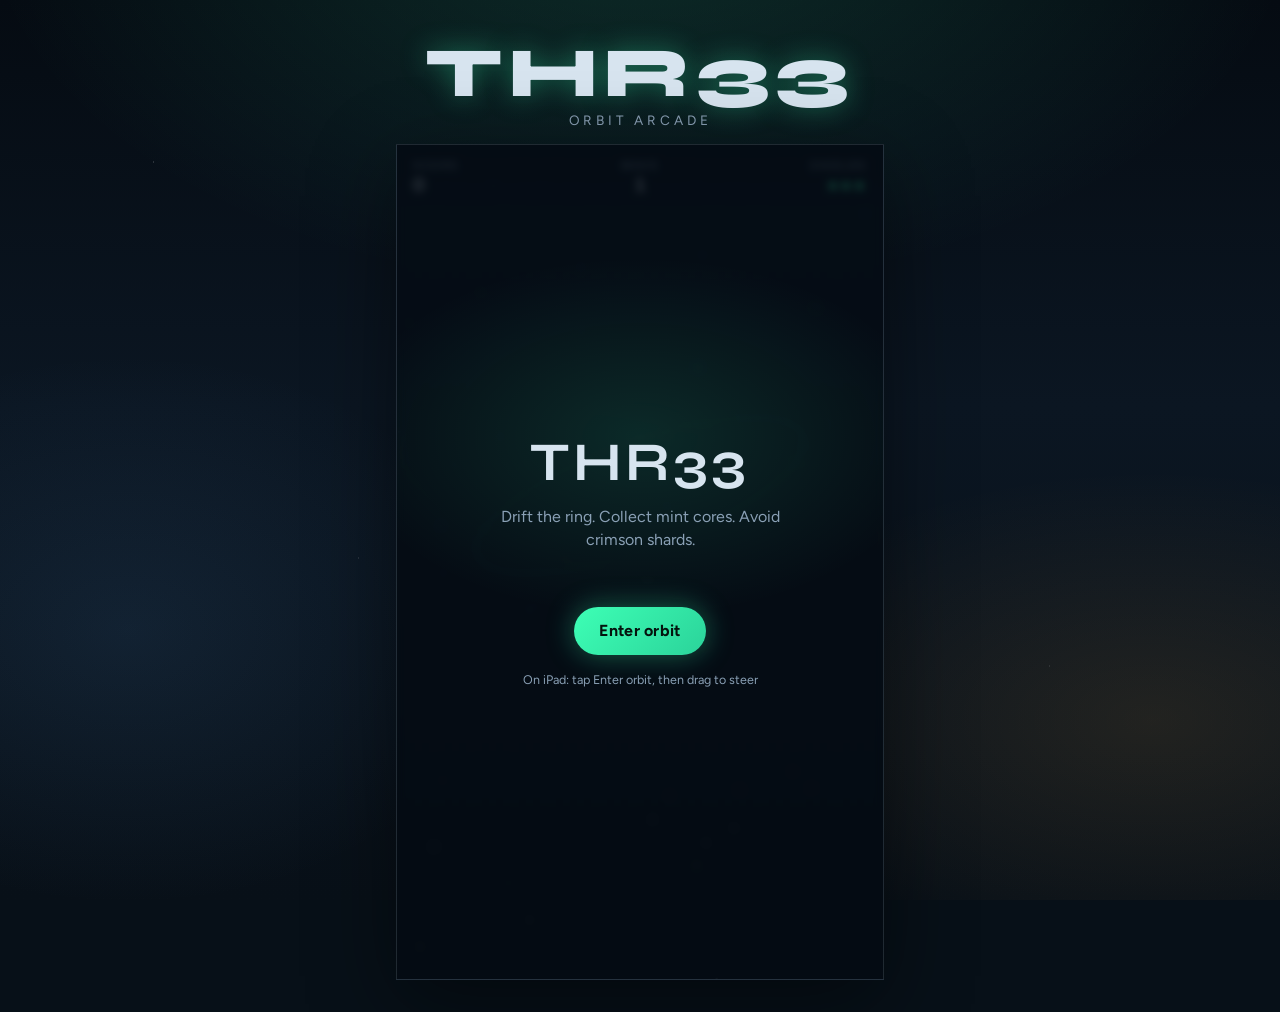
<file: game/play.html>
<!DOCTYPE html>
<html lang="en">
  <head>
    <meta charset="UTF-8" />
    <meta name="viewport" content="width=device-width, initial-scale=1, viewport-fit=cover" />
    <title>THR33 — Orbit Arcade</title>
    <meta name="description" content="THR33 is a fast orbit arcade game. Weave, collect, and survive." />
    <link rel="preconnect" href="https://fonts.googleapis.com" />
    <link rel="preconnect" href="https://fonts.gstatic.com" crossorigin />
    <link
      href="https://fonts.googleapis.com/css2?family=Figtree:wght@400;600;700&family=Syne:wght@700;800&display=swap"
      rel="stylesheet"
    />
    <style>
:root {
  --ink: #071018;
  --ink-2: #0e1a27;
  --mist: #d7e4ef;
  --mute: #8aa0b5;
  --mint: #3dffb5;
  --mint-dim: #1f9f74;
  --amber: #ffb347;
  --crimson: #ff4d6d;
  --line: rgba(215, 228, 239, 0.12);
  --glow-mint: 0 0 28px rgba(61, 255, 181, 0.35);
  --font-display: "Syne", sans-serif;
  --font-body: "Figtree", sans-serif;
}

*,
*::before,
*::after {
  box-sizing: border-box;
}

html,
body {
  margin: 0;
  min-height: 100%;
}

body {
  min-height: 100vh;
  color: var(--mist);
  font-family: var(--font-body);
  background: var(--ink);
  overflow-x: hidden;
}

.atmosphere {
  position: fixed;
  inset: 0;
  z-index: -1;
  background:
    radial-gradient(1200px 700px at 50% -10%, rgba(61, 255, 181, 0.14), transparent 55%),
    radial-gradient(900px 500px at 90% 80%, rgba(255, 179, 71, 0.1), transparent 50%),
    radial-gradient(700px 500px at 10% 70%, rgba(80, 140, 200, 0.12), transparent 55%),
    linear-gradient(180deg, #050b12 0%, #0b1622 45%, #081018 100%);
}

.atmosphere::after {
  content: "";
  position: absolute;
  inset: 0;
  background-image:
    radial-gradient(1px 1px at 12% 18%, rgba(255, 255, 255, 0.55), transparent),
    radial-gradient(1px 1px at 28% 62%, rgba(255, 255, 255, 0.4), transparent),
    radial-gradient(1.5px 1.5px at 66% 28%, rgba(255, 255, 255, 0.5), transparent),
    radial-gradient(1px 1px at 82% 74%, rgba(255, 255, 255, 0.35), transparent),
    radial-gradient(1px 1px at 48% 86%, rgba(255, 255, 255, 0.3), transparent);
  opacity: 0.55;
  animation: drift 18s linear infinite;
}

@keyframes drift {
  from {
    transform: translateY(0);
  }
  to {
    transform: translateY(-40px);
  }
}

.shell {
  width: min(100%, 520px);
  margin: 0 auto;
  padding: clamp(1.25rem, 4vw, 2.5rem) 1rem 2rem;
}

.brand {
  text-align: center;
  margin-bottom: 1rem;
  animation: rise 0.8s ease-out both;
}

.brand__mark {
  margin: 0;
  font-family: var(--font-display);
  font-weight: 800;
  font-size: clamp(2.8rem, 10vw, 4.4rem);
  letter-spacing: 0.08em;
  line-height: 0.95;
  color: var(--mist);
  text-shadow: var(--glow-mint);
}

.brand__tag {
  margin: 0.35rem 0 0;
  font-size: 0.85rem;
  letter-spacing: 0.28em;
  text-transform: uppercase;
  color: var(--mute);
}

.stage {
  position: relative;
  border: 1px solid var(--line);
  background:
    linear-gradient(180deg, rgba(14, 26, 39, 0.9), rgba(7, 16, 24, 0.96));
  box-shadow:
    0 24px 80px rgba(0, 0, 0, 0.45),
    inset 0 1px 0 rgba(255, 255, 255, 0.04);
  overflow: hidden;
  animation: rise 0.9s 0.08s ease-out both;
}

#game {
  display: block;
  width: 100%;
  height: auto;
  vertical-align: middle;
  touch-action: none;
  cursor: none;
}

.hud {
  position: absolute;
  top: 0;
  left: 0;
  right: 0;
  display: grid;
  grid-template-columns: 1fr 1fr 1fr;
  gap: 0.5rem;
  padding: 0.85rem 1rem;
  pointer-events: none;
  font-variant-numeric: tabular-nums;
  background: linear-gradient(180deg, rgba(7, 16, 24, 0.72), transparent);
}

.hud__block {
  display: flex;
  flex-direction: column;
  gap: 0.15rem;
  font-size: 1.15rem;
  font-weight: 700;
}

.hud__block--center {
  text-align: center;
}

.hud__block--right {
  text-align: right;
}

.hud__label {
  font-size: 0.68rem;
  font-weight: 600;
  letter-spacing: 0.16em;
  text-transform: uppercase;
  color: var(--mute);
}

.shields {
  color: var(--mint);
  letter-spacing: 0.12em;
}

.overlay {
  position: absolute;
  inset: 0;
  display: grid;
  place-items: center;
  padding: 1.5rem;
  background:
    radial-gradient(500px 300px at 50% 35%, rgba(61, 255, 181, 0.12), transparent 60%),
    rgba(5, 11, 18, 0.78);
  backdrop-filter: blur(4px);
  animation: fade-in 0.35s ease-out;
}

.overlay[hidden] {
  display: none;
}

.overlay__panel {
  width: min(100%, 320px);
  text-align: center;
}

.overlay h1 {
  margin: 0;
  font-family: var(--font-display);
  font-size: clamp(2.4rem, 9vw, 3.4rem);
  letter-spacing: 0.06em;
  line-height: 1;
}

.overlay__copy {
  margin: 0.9rem 0 0;
  color: var(--mute);
  line-height: 1.45;
  font-size: 1rem;
}

.overlay__best {
  min-height: 1.4rem;
  margin: 0.75rem 0 0;
  color: var(--amber);
  font-weight: 700;
}

.cta {
  appearance: none;
  margin-top: 1.35rem;
  border: 0;
  border-radius: 999px;
  padding: 0.9rem 1.6rem;
  background: linear-gradient(135deg, var(--mint), #2bd39a);
  color: #04130e;
  font-family: var(--font-body);
  font-size: 1rem;
  font-weight: 700;
  letter-spacing: 0.02em;
  cursor: pointer;
  box-shadow: var(--glow-mint);
  transition: transform 0.18s ease, filter 0.18s ease;
}

.cta:hover {
  transform: translateY(-2px);
  filter: brightness(1.05);
}

.cta:active {
  transform: translateY(0);
}

.cta:focus-visible {
  outline: 2px solid var(--amber);
  outline-offset: 3px;
}

.overlay__hint {
  margin: 1rem 0 0;
  color: var(--mute);
  font-size: 0.78rem;
  line-height: 1.4;
}

@keyframes rise {
  from {
    opacity: 0;
    transform: translateY(14px);
  }
  to {
    opacity: 1;
    transform: translateY(0);
  }
}

@keyframes fade-in {
  from {
    opacity: 0;
  }
  to {
    opacity: 1;
  }
}

@media (max-width: 480px) {
  .shell {
    padding-top: 1rem;
  }

  .brand__mark {
    font-size: 2.6rem;
  }

  .overlay__hint {
    font-size: 0.72rem;
  }
}

@media (prefers-reduced-motion: reduce) {
  .atmosphere::after,
  .brand,
  .stage,
  .overlay {
    animation: none;
  }

  .cta {
    transition: none;
  }
}

    </style>
  </head>
  <body>
    <div class="atmosphere" aria-hidden="true"></div>
    <main class="shell">
      <header class="brand">
        <p class="brand__mark">THR33</p>
        <p class="brand__tag">orbit arcade</p>
      </header>

      <section class="stage" aria-label="THR33 game stage">
        <canvas id="game" width="420" height="720" role="img" aria-label="Game canvas"></canvas>

        <div id="hud" class="hud" hidden>
          <div class="hud__block">
            <span class="hud__label">Score</span>
            <span id="score">0</span>
          </div>
          <div class="hud__block hud__block--center">
            <span class="hud__label">Wave</span>
            <span id="wave">1</span>
          </div>
          <div class="hud__block hud__block--right">
            <span class="hud__label">Shields</span>
            <span id="shields" class="shields" aria-live="polite">●●●</span>
          </div>
        </div>

        <div id="overlay" class="overlay">
          <div class="overlay__panel">
            <h1 id="title">THR33</h1>
            <p id="subtitle" class="overlay__copy">
              Drift the ring. Collect mint cores. Avoid crimson shards.
            </p>
            <p id="best" class="overlay__best"></p>
            <button id="start" type="button" class="cta">Enter orbit</button>
            <p class="overlay__hint">
              On iPad: tap Enter orbit, then drag to steer
            </p>
          </div>
        </div>
      </section>
    </main>
    <script>
(() => {
  "use strict";

  const canvas = document.getElementById("game");
  const ctx = canvas.getContext("2d");
  const overlay = document.getElementById("overlay");
  const titleEl = document.getElementById("title");
  const subtitleEl = document.getElementById("subtitle");
  const bestEl = document.getElementById("best");
  const startBtn = document.getElementById("start");
  const hud = document.getElementById("hud");
  const scoreEl = document.getElementById("score");
  const waveEl = document.getElementById("wave");
  const shieldsEl = document.getElementById("shields");

  const W = canvas.width;
  const H = canvas.height;
  const STORAGE_KEY = "thr33-best-score";
  const TARGET = 33;

  const STATE = {
    menu: "menu",
    playing: "playing",
    paused: "paused",
    over: "over",
  };

  let state = STATE.menu;
  let score = 0;
  let best = Number(localStorage.getItem(STORAGE_KEY) || 0);
  let shields = 3;
  let wave = 1;
  let collected = 0;
  let spawnTimer = 0;
  let invuln = 0;
  let shake = 0;
  let pulse = 0;
  let lastTs = 0;
  let combo = 0;
  let comboTimer = 0;

  const keys = new Set();
  const particles = [];
  const floaters = [];
  const stars = Array.from({ length: 70 }, () => ({
    x: Math.random() * W,
    y: Math.random() * H,
    z: 0.35 + Math.random() * 1.4,
    a: 0.25 + Math.random() * 0.6,
  }));

  const ship = {
    x: W * 0.5,
    y: H - 88,
    r: 16,
    vx: 0,
    trail: [],
  };

  /** @type {{x:number,y:number,r:number,vy:number,vx:number,type:string,spin:number}[]} */
  let objects = [];

  function rand(min, max) {
    return min + Math.random() * (max - min);
  }

  function clamp(v, min, max) {
    return Math.max(min, Math.min(max, v));
  }

  function showMenu(kind) {
    state = kind;
    hud.hidden = true;
    overlay.hidden = false;

    if (kind === STATE.menu) {
      titleEl.textContent = "THR33";
      subtitleEl.textContent =
        "Drift the ring. Collect mint cores. Avoid crimson shards.";
      startBtn.textContent = "Enter orbit";
    } else {
      titleEl.textContent = "Orbit lost";
      subtitleEl.textContent = `You scored ${score}. Collect ${TARGET} cores in a run for a THR33 burst.`;
      startBtn.textContent = "Re-enter";
    }

    bestEl.textContent = best > 0 ? `Best orbit · ${best}` : "";
  }

  function startGame() {
    score = 0;
    shields = 3;
    wave = 1;
    collected = 0;
    spawnTimer = 0;
    invuln = 0;
    shake = 0;
    pulse = 0;
    combo = 0;
    comboTimer = 0;
    objects = [];
    particles.length = 0;
    floaters.length = 0;
    ship.x = W * 0.5;
    ship.vx = 0;
    ship.trail = [];
    state = STATE.playing;
    overlay.hidden = true;
    hud.hidden = false;
    updateHud();
    lastTs = performance.now();
  }

  function updateHud() {
    scoreEl.textContent = String(score);
    waveEl.textContent = String(wave);
    shieldsEl.textContent = "●".repeat(shields) + "○".repeat(Math.max(0, 3 - shields));
  }

  function spawnBurst(x, y, color, count = 10) {
    for (let i = 0; i < count; i += 1) {
      const a = Math.random() * Math.PI * 2;
      const s = rand(40, 180);
      particles.push({
        x,
        y,
        vx: Math.cos(a) * s,
        vy: Math.sin(a) * s,
        life: rand(0.35, 0.8),
        max: 0.8,
        color,
        size: rand(1.5, 3.5),
      });
    }
  }

  function addFloater(x, y, text, color) {
    floaters.push({ x, y, text, color, life: 0.9 });
  }

  function spawnObject() {
    const roll = Math.random();
    let type = "core";
    if (roll > 0.72) type = "hazard";
    else if (roll > 0.58) type = "amber";

    const r = type === "hazard" ? rand(11, 16) : rand(8, 12);
    objects.push({
      x: rand(28, W - 28),
      y: -20,
      r,
      vy: rand(120, 170) + wave * 18,
      vx: rand(-35, 35),
      type,
      spin: rand(-3, 3),
    });
  }

  function endGame() {
    best = Math.max(best, score);
    localStorage.setItem(STORAGE_KEY, String(best));
    showMenu(STATE.over);
  }

  function hitShip() {
    if (invuln > 0) return;
    shields -= 1;
    invuln = 1.2;
    shake = 10;
    spawnBurst(ship.x, ship.y, "#ff4d6d", 18);
    combo = 0;
    updateHud();
    if (shields <= 0) endGame();
  }

  function collect(obj) {
    if (obj.type === "hazard") {
      hitShip();
      return;
    }

    const base = obj.type === "amber" ? 5 : 1;
    combo += 1;
    comboTimer = 1.4;
    const points = base + Math.floor(combo / 3);
    score += points;
    collected += 1;
    pulse = 0.25;

    if (obj.type === "amber") {
      spawnBurst(obj.x, obj.y, "#ffb347", 14);
      addFloater(obj.x, obj.y, `+${points}`, "#ffb347");
    } else {
      spawnBurst(obj.x, obj.y, "#3dffb5", 10);
      addFloater(obj.x, obj.y, `+${points}`, "#3dffb5");
    }

    if (collected > 0 && collected % TARGET === 0) {
      score += TARGET;
      shields = Math.min(3, shields + 1);
      wave += 1;
      shake = 8;
      spawnBurst(ship.x, ship.y, "#3dffb5", 28);
      addFloater(ship.x, ship.y - 30, "THR33 +33", "#d7e4ef");
    }

    wave = 1 + Math.floor(score / 40);
    updateHud();
  }

  function update(dt) {
    if (state !== STATE.playing) return;

    pulse = Math.max(0, pulse - dt);
    invuln = Math.max(0, invuln - dt);
    shake = Math.max(0, shake - dt * 28);
    comboTimer = Math.max(0, comboTimer - dt);
    if (comboTimer === 0) combo = 0;

    let input = 0;
    if (keys.has("ArrowLeft") || keys.has("a") || keys.has("A")) input -= 1;
    if (keys.has("ArrowRight") || keys.has("d") || keys.has("D")) input += 1;

    ship.vx += input * 2800 * dt;
    ship.vx *= Math.pow(0.01, dt);
    ship.x = clamp(ship.x + ship.vx * dt, 24, W - 24);

    ship.trail.push({ x: ship.x, y: ship.y + 10, life: 0.35 });
    if (ship.trail.length > 14) ship.trail.shift();
    for (const t of ship.trail) t.life -= dt;

    for (const s of stars) {
      s.y += (28 + s.z * 40) * dt;
      if (s.y > H) {
        s.y = -4;
        s.x = Math.random() * W;
      }
    }

    spawnTimer -= dt;
    if (spawnTimer <= 0) {
      spawnObject();
      if (Math.random() < 0.35) spawnObject();
      spawnTimer = Math.max(0.28, 0.85 - wave * 0.05);
    }

    for (let i = objects.length - 1; i >= 0; i -= 1) {
      const o = objects[i];
      o.y += o.vy * dt;
      o.x += o.vx * dt;
      o.spin += dt;

      if (o.x < o.r || o.x > W - o.r) o.vx *= -1;

      const dx = o.x - ship.x;
      const dy = o.y - ship.y;
      if (dx * dx + dy * dy < (o.r + ship.r - 4) ** 2) {
        collect(o);
        objects.splice(i, 1);
        continue;
      }

      if (o.y > H + 40) objects.splice(i, 1);
    }

    for (let i = particles.length - 1; i >= 0; i -= 1) {
      const p = particles[i];
      p.life -= dt;
      p.x += p.vx * dt;
      p.y += p.vy * dt;
      p.vx *= 0.96;
      p.vy *= 0.96;
      if (p.life <= 0) particles.splice(i, 1);
    }

    for (let i = floaters.length - 1; i >= 0; i -= 1) {
      const f = floaters[i];
      f.life -= dt;
      f.y -= 40 * dt;
      if (f.life <= 0) floaters.splice(i, 1);
    }
  }

  function drawBackground() {
    const g = ctx.createLinearGradient(0, 0, 0, H);
    g.addColorStop(0, "#0b1824");
    g.addColorStop(0.55, "#0a141e");
    g.addColorStop(1, "#071018");
    ctx.fillStyle = g;
    ctx.fillRect(0, 0, W, H);

    for (const s of stars) {
      ctx.globalAlpha = s.a;
      ctx.fillStyle = "#d7e4ef";
      ctx.fillRect(s.x, s.y, s.z, s.z);
    }
    ctx.globalAlpha = 1;

    // Soft orbital ring motif
    ctx.save();
    ctx.translate(W * 0.5, H * 0.42);
    ctx.strokeStyle = "rgba(61, 255, 181, 0.08)";
    ctx.lineWidth = 2;
    ctx.beginPath();
    ctx.ellipse(0, 0, 150, 46, -0.35, 0, Math.PI * 2);
    ctx.stroke();
    ctx.strokeStyle = "rgba(255, 179, 71, 0.06)";
    ctx.beginPath();
    ctx.ellipse(0, 0, 210, 70, 0.2, 0, Math.PI * 2);
    ctx.stroke();
    ctx.restore();
  }

  function drawShip() {
    for (const t of ship.trail) {
      if (t.life <= 0) continue;
      ctx.globalAlpha = Math.max(0, t.life);
      ctx.fillStyle = "#3dffb5";
      ctx.beginPath();
      ctx.arc(t.x, t.y, 3, 0, Math.PI * 2);
      ctx.fill();
    }
    ctx.globalAlpha = 1;

    const blink = invuln > 0 && Math.floor(invuln * 16) % 2 === 0;
    if (blink) return;

    ctx.save();
    ctx.translate(ship.x, ship.y);
    ctx.rotate(ship.vx * 0.0008);

    ctx.shadowColor = "#3dffb5";
    ctx.shadowBlur = 18 + pulse * 40;

    ctx.fillStyle = "#d7e4ef";
    ctx.beginPath();
    ctx.moveTo(0, -18);
    ctx.lineTo(14, 14);
    ctx.lineTo(0, 8);
    ctx.lineTo(-14, 14);
    ctx.closePath();
    ctx.fill();

    ctx.fillStyle = "#3dffb5";
    ctx.beginPath();
    ctx.moveTo(0, -8);
    ctx.lineTo(5, 6);
    ctx.lineTo(-5, 6);
    ctx.closePath();
    ctx.fill();

    ctx.restore();
    ctx.shadowBlur = 0;
  }

  function drawObject(o) {
    ctx.save();
    ctx.translate(o.x, o.y);
    ctx.rotate(o.spin);

    if (o.type === "hazard") {
      ctx.fillStyle = "#ff4d6d";
      ctx.shadowColor = "#ff4d6d";
      ctx.shadowBlur = 12;
      ctx.beginPath();
      for (let i = 0; i < 5; i += 1) {
        const a = (i / 5) * Math.PI * 2 - Math.PI / 2;
        const r = i % 2 === 0 ? o.r : o.r * 0.55;
        const x = Math.cos(a) * r;
        const y = Math.sin(a) * r;
        if (i === 0) ctx.moveTo(x, y);
        else ctx.lineTo(x, y);
      }
      ctx.closePath();
      ctx.fill();
    } else {
      const color = o.type === "amber" ? "#ffb347" : "#3dffb5";
      ctx.fillStyle = color;
      ctx.shadowColor = color;
      ctx.shadowBlur = 14;
      ctx.beginPath();
      ctx.arc(0, 0, o.r, 0, Math.PI * 2);
      ctx.fill();
      ctx.fillStyle = "rgba(255,255,255,0.35)";
      ctx.beginPath();
      ctx.arc(-o.r * 0.3, -o.r * 0.3, o.r * 0.35, 0, Math.PI * 2);
      ctx.fill();
    }

    ctx.restore();
    ctx.shadowBlur = 0;
  }

  function drawParticles() {
    for (const p of particles) {
      ctx.globalAlpha = Math.max(0, p.life / p.max);
      ctx.fillStyle = p.color;
      ctx.fillRect(p.x, p.y, p.size, p.size);
    }
    ctx.globalAlpha = 1;
  }

  function drawFloaters() {
    ctx.font = "700 16px Figtree, sans-serif";
    ctx.textAlign = "center";
    for (const f of floaters) {
      ctx.globalAlpha = Math.max(0, f.life);
      ctx.fillStyle = f.color;
      ctx.fillText(f.text, f.x, f.y);
    }
    ctx.globalAlpha = 1;
  }

  function drawPaused() {
    ctx.fillStyle = "rgba(7, 16, 24, 0.55)";
    ctx.fillRect(0, 0, W, H);
    ctx.fillStyle = "#d7e4ef";
    ctx.font = "800 36px Syne, sans-serif";
    ctx.textAlign = "center";
    ctx.fillText("Paused", W / 2, H / 2);
    ctx.font = "600 14px Figtree, sans-serif";
    ctx.fillStyle = "#8aa0b5";
    ctx.fillText("Press Space to continue", W / 2, H / 2 + 28);
  }

  function draw() {
    ctx.save();
    if (shake > 0) {
      ctx.translate((Math.random() - 0.5) * shake, (Math.random() - 0.5) * shake);
    }

    drawBackground();

    if (state === STATE.playing || state === STATE.paused) {
      for (const o of objects) drawObject(o);
      drawParticles();
      drawShip();
      drawFloaters();

      if (combo > 2) {
        ctx.fillStyle = "#ffb347";
        ctx.font = "700 14px Figtree, sans-serif";
        ctx.textAlign = "left";
        ctx.fillText(`Combo x${combo}`, 16, H - 18);
      }
    }

    if (state === STATE.paused) drawPaused();
    ctx.restore();
  }

  function frame(ts) {
    const dt = Math.min(0.033, (ts - lastTs) / 1000 || 0.016);
    lastTs = ts;
    update(dt);
    draw();
    requestAnimationFrame(frame);
  }

  function pointerToX(clientX) {
    const rect = canvas.getBoundingClientRect();
    return ((clientX - rect.left) / rect.width) * W;
  }

  startBtn.addEventListener("click", () => {
    startGame();
  });

  window.addEventListener("keydown", (e) => {
    if (["ArrowLeft", "ArrowRight", " ", "a", "A", "d", "D"].includes(e.key)) {
      e.preventDefault();
    }
    keys.add(e.key);

    if (e.key === " " || e.code === "Space") {
      if (state === STATE.playing) state = STATE.paused;
      else if (state === STATE.paused) {
        state = STATE.playing;
        lastTs = performance.now();
      } else if (state === STATE.menu || state === STATE.over) {
        startGame();
      }
    }

    if ((e.key === "Enter" || e.key === " ") && (state === STATE.menu || state === STATE.over)) {
      startGame();
    }
  });

  window.addEventListener("keyup", (e) => {
    keys.delete(e.key);
  });

  canvas.addEventListener(
    "pointerdown",
    (e) => {
      if (state !== STATE.playing) return;
      canvas.setPointerCapture(e.pointerId);
      ship.x = clamp(pointerToX(e.clientX), 24, W - 24);
    },
    { passive: true }
  );

  canvas.addEventListener(
    "pointermove",
    (e) => {
      if (state !== STATE.playing) return;
      if (e.buttons === 0 && e.pointerType === "mouse") return;
      ship.x = clamp(pointerToX(e.clientX), 24, W - 24);
      ship.vx = 0;
    },
    { passive: true }
  );

  showMenu(STATE.menu);
  requestAnimationFrame(frame);
})();

    </script>
  </body>
</html>
</file>
<file: code-quest/styles.css>
* {
    margin: 0;
    padding: 0;
    box-sizing: border-box;
}

:root {
    --primary: #6366f1;
    --primary-dark: #4f46e5;
    --primary-light: #818cf8;
    --success: #10b981;
    --success-dark: #059669;
    --warning: #f59e0b;
    --danger: #ef4444;
    --bg-primary: #0f172a;
    --bg-secondary: #1e293b;
    --bg-tertiary: #334155;
    --text-primary: #f1f5f9;
    --text-secondary: #cbd5e1;
    --text-muted: #94a3b8;
    --border: #475569;
    --shadow: rgba(0, 0, 0, 0.3);
}

body {
    font-family: 'Inter', sans-serif;
    background: linear-gradient(135deg, #0f172a 0%, #1e293b 100%);
    color: var(--text-primary);
    min-height: 100vh;
    line-height: 1.6;
}

.container {
    max-width: 1600px;
    margin: 0 auto;
    padding: 20px;
}

/* Header */
.header {
    display: flex;
    justify-content: space-between;
    align-items: center;
    padding: 20px 30px;
    background: var(--bg-secondary);
    border-radius: 12px;
    margin-bottom: 20px;
    box-shadow: 0 4px 6px var(--shadow);
}

.logo {
    display: flex;
    align-items: center;
    gap: 12px;
}

.logo-icon {
    font-size: 2em;
    animation: pulse 2s ease-in-out infinite;
}

@keyframes pulse {
    0%, 100% { transform: scale(1); }
    50% { transform: scale(1.1); }
}

.logo h1 {
    font-size: 2em;
    font-weight: 800;
    background: linear-gradient(135deg, var(--primary-light), var(--primary));
    -webkit-background-clip: text;
    -webkit-text-fill-color: transparent;
    background-clip: text;
}

.stats {
    display: flex;
    gap: 30px;
}

.stat {
    display: flex;
    flex-direction: column;
    align-items: center;
    padding: 10px 20px;
    background: var(--bg-tertiary);
    border-radius: 8px;
}

.stat-label {
    font-size: 0.8em;
    color: var(--text-muted);
    text-transform: uppercase;
    font-weight: 600;
    letter-spacing: 0.5px;
}

.stat-value {
    font-size: 1.5em;
    font-weight: 700;
    color: var(--primary-light);
}

/* Game Layout */
.game-layout {
    display: grid;
    grid-template-columns: 300px 1fr;
    gap: 20px;
}

/* Sidebar */
.sidebar {
    display: flex;
    flex-direction: column;
    gap: 20px;
}

.progress-section,
.challenges-list,
.achievements {
    background: var(--bg-secondary);
    padding: 20px;
    border-radius: 12px;
    box-shadow: 0 4px 6px var(--shadow);
}

.progress-section h3,
.challenges-list h3,
.achievements h3 {
    margin-bottom: 15px;
    font-size: 1em;
    color: var(--text-secondary);
    text-transform: uppercase;
    letter-spacing: 0.5px;
}

.progress-bar {
    width: 100%;
    height: 8px;
    background: var(--bg-tertiary);
    border-radius: 4px;
    overflow: hidden;
    margin-bottom: 10px;
}

.progress-fill {
    height: 100%;
    background: linear-gradient(90deg, var(--primary), var(--primary-light));
    border-radius: 4px;
    transition: width 0.3s ease;
}

.progress-text {
    font-size: 0.9em;
    color: var(--text-muted);
}

.challenges-scroll {
    max-height: 300px;
    overflow-y: auto;
}

.challenge-item {
    padding: 12px;
    margin-bottom: 8px;
    background: var(--bg-tertiary);
    border-radius: 8px;
    cursor: pointer;
    transition: all 0.2s;
    border-left: 3px solid transparent;
}

.challenge-item:hover {
    background: var(--bg-primary);
    transform: translateX(4px);
}

.challenge-item.active {
    border-left-color: var(--primary);
    background: var(--bg-primary);
}

.challenge-item.completed {
    border-left-color: var(--success);
}

.challenge-item.completed::after {
    content: " ✓";
    color: var(--success);
    float: right;
}

.challenge-item-title {
    font-size: 0.9em;
    font-weight: 600;
    color: var(--text-primary);
}

.challenge-item-difficulty {
    font-size: 0.75em;
    color: var(--text-muted);
    margin-top: 4px;
}

.achievement-badges {
    display: grid;
    grid-template-columns: repeat(3, 1fr);
    gap: 10px;
}

.achievement-badge {
    aspect-ratio: 1;
    display: flex;
    align-items: center;
    justify-content: center;
    background: var(--bg-tertiary);
    border-radius: 8px;
    font-size: 1.5em;
    opacity: 0.3;
    transition: all 0.3s;
}

.achievement-badge.unlocked {
    opacity: 1;
    animation: unlock 0.5s ease;
}

@keyframes unlock {
    0% { transform: scale(0); }
    50% { transform: scale(1.2); }
    100% { transform: scale(1); }
}

/* Main Content */
.main-content {
    background: var(--bg-secondary);
    border-radius: 12px;
    padding: 30px;
    box-shadow: 0 4px 6px var(--shadow);
}

/* Welcome Screen */
.welcome-screen {
    display: flex;
    align-items: center;
    justify-content: center;
    min-height: 600px;
}

.welcome-content {
    text-align: center;
    max-width: 800px;
}

.welcome-content h2 {
    font-size: 3em;
    margin-bottom: 10px;
    background: linear-gradient(135deg, var(--primary-light), var(--primary));
    -webkit-background-clip: text;
    -webkit-text-fill-color: transparent;
    background-clip: text;
}

.welcome-subtitle {
    font-size: 1.3em;
    color: var(--text-secondary);
    margin-bottom: 40px;
}

.welcome-features {
    display: grid;
    grid-template-columns: repeat(2, 1fr);
    gap: 20px;
    margin-bottom: 40px;
}

.feature {
    background: var(--bg-tertiary);
    padding: 30px;
    border-radius: 12px;
    transition: transform 0.2s;
}

.feature:hover {
    transform: translateY(-5px);
}

.feature-icon {
    font-size: 2.5em;
    display: block;
    margin-bottom: 10px;
}

.feature h4 {
    font-size: 1.2em;
    margin-bottom: 8px;
    color: var(--text-primary);
}

.feature p {
    color: var(--text-muted);
    font-size: 0.95em;
}

/* Buttons */
.btn {
    padding: 10px 20px;
    border: none;
    border-radius: 8px;
    font-family: 'Inter', sans-serif;
    font-size: 0.95em;
    font-weight: 600;
    cursor: pointer;
    transition: all 0.2s;
    background: var(--bg-tertiary);
    color: var(--text-primary);
}

.btn:hover {
    transform: translateY(-2px);
    box-shadow: 0 4px 8px var(--shadow);
}

.btn:active {
    transform: translateY(0);
}

.btn-primary {
    background: var(--primary);
    color: white;
}

.btn-primary:hover {
    background: var(--primary-dark);
}

.btn-success {
    background: var(--success);
    color: white;
}

.btn-success:hover {
    background: var(--success-dark);
}

.btn-large {
    padding: 15px 40px;
    font-size: 1.1em;
}

.btn-small {
    padding: 8px 16px;
    font-size: 0.85em;
}

.btn-hint {
    background: var(--warning);
    color: var(--bg-primary);
}

/* Game Screen */
.challenge-header {
    display: flex;
    justify-content: space-between;
    align-items: center;
    margin-bottom: 20px;
}

.challenge-info {
    display: flex;
    align-items: center;
    gap: 15px;
}

.challenge-info h2 {
    font-size: 1.8em;
}

.difficulty-badge {
    padding: 5px 12px;
    border-radius: 6px;
    font-size: 0.8em;
    font-weight: 600;
    text-transform: uppercase;
}

.difficulty-badge.easy {
    background: var(--success);
    color: white;
}

.difficulty-badge.medium {
    background: var(--warning);
    color: var(--bg-primary);
}

.difficulty-badge.hard {
    background: var(--danger);
    color: white;
}

.challenge-description {
    background: var(--bg-tertiary);
    padding: 20px;
    border-radius: 8px;
    margin-bottom: 20px;
    line-height: 1.8;
    color: var(--text-secondary);
}

.hint-box {
    background: rgba(245, 158, 11, 0.1);
    border-left: 4px solid var(--warning);
    padding: 15px;
    border-radius: 8px;
    margin-bottom: 20px;
    color: var(--text-secondary);
}

/* Editor */
.editor-section {
    margin-bottom: 20px;
}

.editor-header,
.output-header {
    display: flex;
    justify-content: space-between;
    align-items: center;
    padding: 10px 15px;
    background: var(--bg-tertiary);
    border-radius: 8px 8px 0 0;
}

.editor-label,
.output-label {
    font-weight: 600;
    font-size: 0.9em;
}

.editor-actions {
    display: flex;
    gap: 10px;
}

.code-editor {
    width: 100%;
    min-height: 200px;
    padding: 20px;
    background: var(--bg-primary);
    border: none;
    border-radius: 0 0 8px 8px;
    color: var(--text-primary);
    font-family: 'Fira Code', monospace;
    font-size: 0.95em;
    line-height: 1.6;
    resize: vertical;
    outline: none;
}

/* Output */
.output-section {
    margin-bottom: 20px;
}

.output-content {
    min-height: 120px;
    max-height: 300px;
    padding: 15px;
    background: var(--bg-primary);
    border-radius: 0 0 8px 8px;
    font-family: 'Fira Code', monospace;
    font-size: 0.9em;
    overflow-y: auto;
    white-space: pre-wrap;
    color: var(--text-secondary);
}

.output-line {
    margin-bottom: 5px;
}

.output-line.error {
    color: var(--danger);
}

.output-line.success {
    color: var(--success);
}

/* Test Results */
.test-results {
    background: var(--bg-tertiary);
    border-radius: 8px;
    padding: 20px;
    margin-bottom: 20px;
    display: none;
}

.test-results.show {
    display: block;
}

.test-result {
    padding: 10px;
    margin-bottom: 10px;
    border-radius: 6px;
    display: flex;
    align-items: center;
    gap: 10px;
}

.test-result.pass {
    background: rgba(16, 185, 129, 0.1);
    border-left: 3px solid var(--success);
}

.test-result.fail {
    background: rgba(239, 68, 68, 0.1);
    border-left: 3px solid var(--danger);
}

.test-icon {
    font-size: 1.2em;
}

/* Challenge Actions */
.challenge-actions {
    display: flex;
    justify-content: space-between;
    gap: 10px;
}

/* Modal */
.modal {
    position: fixed;
    top: 0;
    left: 0;
    width: 100%;
    height: 100%;
    background: rgba(0, 0, 0, 0.8);
    display: flex;
    align-items: center;
    justify-content: center;
    z-index: 1000;
    animation: fadeIn 0.3s;
}

@keyframes fadeIn {
    from { opacity: 0; }
    to { opacity: 1; }
}

.modal-content {
    background: var(--bg-secondary);
    padding: 40px;
    border-radius: 16px;
    max-width: 500px;
    text-align: center;
    animation: slideUp 0.3s;
}

@keyframes slideUp {
    from {
        transform: translateY(50px);
        opacity: 0;
    }
    to {
        transform: translateY(0);
        opacity: 1;
    }
}

.success-icon {
    font-size: 4em;
    margin-bottom: 20px;
    animation: bounce 0.5s;
}

@keyframes bounce {
    0%, 100% { transform: translateY(0); }
    50% { transform: translateY(-20px); }
}

.success-modal h2 {
    font-size: 2em;
    margin-bottom: 15px;
}

.success-message {
    color: var(--text-secondary);
    margin-bottom: 30px;
}

.success-stats {
    display: flex;
    justify-content: center;
    gap: 40px;
    margin-bottom: 30px;
}

.success-stat {
    display: flex;
    flex-direction: column;
    gap: 5px;
}

.success-stat-label {
    font-size: 0.9em;
    color: var(--text-muted);
}

.success-stat-value {
    font-size: 1.8em;
    font-weight: 700;
    color: var(--success);
}

/* Scrollbar */
::-webkit-scrollbar {
    width: 8px;
}

::-webkit-scrollbar-track {
    background: var(--bg-tertiary);
    border-radius: 4px;
}

::-webkit-scrollbar-thumb {
    background: var(--border);
    border-radius: 4px;
}

::-webkit-scrollbar-thumb:hover {
    background: var(--primary);
}

/* Responsive */
@media (max-width: 1200px) {
    .game-layout {
        grid-template-columns: 250px 1fr;
    }
}

@media (max-width: 900px) {
    .game-layout {
        grid-template-columns: 1fr;
    }
    
    .sidebar {
        flex-direction: row;
        overflow-x: auto;
    }
    
    .welcome-features {
        grid-template-columns: 1fr;
    }
    
    .stats {
        gap: 15px;
    }
    
    .stat {
        padding: 8px 15px;
    }
}
</file>
<file: ela-game/styles.css>
* {
    margin: 0;
    padding: 0;
    box-sizing: border-box;
}

:root {
    --primary: #6366f1;
    --primary-dark: #4f46e5;
    --secondary: #ec4899;
    --success: #10b981;
    --warning: #f59e0b;
    --error: #ef4444;
    --bg-main: #0f172a;
    --bg-card: #1e293b;
    --bg-card-hover: #334155;
    --text-primary: #f1f5f9;
    --text-secondary: #94a3b8;
    --border: #334155;
}

body {
    font-family: 'Poppins', sans-serif;
    background: var(--bg-main);
    color: var(--text-primary);
    min-height: 100vh;
    overflow-x: hidden;
}

.background-gradient {
    position: fixed;
    top: 0;
    left: 0;
    right: 0;
    bottom: 0;
    background: radial-gradient(circle at 20% 50%, rgba(99, 102, 241, 0.15) 0%, transparent 50%),
                radial-gradient(circle at 80% 80%, rgba(236, 72, 153, 0.15) 0%, transparent 50%);
    pointer-events: none;
    z-index: 0;
}

.container {
    position: relative;
    max-width: 1200px;
    margin: 0 auto;
    padding: 2rem;
    z-index: 1;
}

.header {
    display: flex;
    justify-content: space-between;
    align-items: center;
    margin-bottom: 2rem;
    padding: 1.5rem;
    background: var(--bg-card);
    border-radius: 1rem;
    border: 1px solid var(--border);
}

.logo {
    font-family: 'Fredoka', sans-serif;
    font-size: 2rem;
    font-weight: 700;
    background: linear-gradient(135deg, var(--primary), var(--secondary));
    -webkit-background-clip: text;
    -webkit-text-fill-color: transparent;
    background-clip: text;
}

.stats {
    display: flex;
    gap: 2rem;
}

.stat {
    display: flex;
    flex-direction: column;
    align-items: center;
}

.stat-label {
    font-size: 0.875rem;
    color: var(--text-secondary);
    margin-bottom: 0.25rem;
}

.stat-value {
    font-size: 1.5rem;
    font-weight: 700;
    color: var(--primary);
}

.screen {
    display: none;
}

.screen.active {
    display: block;
    animation: fadeIn 0.5s ease;
}

@keyframes fadeIn {
    from {
        opacity: 0;
        transform: translateY(20px);
    }
    to {
        opacity: 1;
        transform: translateY(0);
    }
}

.welcome-card {
    background: var(--bg-card);
    padding: 3rem;
    border-radius: 1.5rem;
    border: 1px solid var(--border);
    text-align: center;
}

.welcome-title {
    font-family: 'Fredoka', sans-serif;
    font-size: 3rem;
    margin-bottom: 1rem;
    background: linear-gradient(135deg, var(--primary), var(--secondary));
    -webkit-background-clip: text;
    -webkit-text-fill-color: transparent;
    background-clip: text;
}

.welcome-subtitle {
    font-size: 1.25rem;
    color: var(--text-secondary);
    margin-bottom: 3rem;
}

.game-modes {
    display: grid;
    grid-template-columns: repeat(auto-fit, minmax(250px, 1fr));
    gap: 1.5rem;
    max-width: 900px;
    margin: 0 auto;
}

.mode-btn {
    background: var(--bg-card);
    border: 2px solid var(--border);
    padding: 2rem 1.5rem;
    border-radius: 1rem;
    cursor: pointer;
    transition: all 0.3s ease;
    display: flex;
    flex-direction: column;
    align-items: center;
    gap: 0.75rem;
}

.mode-btn:hover {
    background: var(--bg-card-hover);
    border-color: var(--primary);
    transform: translateY(-5px);
    box-shadow: 0 10px 30px rgba(99, 102, 241, 0.3);
}

.mode-icon {
    font-size: 3rem;
}

.mode-title {
    font-family: 'Fredoka', sans-serif;
    font-size: 1.25rem;
    font-weight: 600;
    color: var(--text-primary);
}

.mode-desc {
    font-size: 0.875rem;
    color: var(--text-secondary);
}

.game-header {
    display: flex;
    justify-content: space-between;
    align-items: center;
    margin-bottom: 1.5rem;
    padding: 1rem;
    background: var(--bg-card);
    border-radius: 1rem;
    border: 1px solid var(--border);
}

.back-btn {
    background: transparent;
    border: 1px solid var(--border);
    color: var(--text-primary);
    padding: 0.5rem 1rem;
    border-radius: 0.5rem;
    cursor: pointer;
    font-size: 1rem;
    transition: all 0.3s ease;
}

.back-btn:hover {
    background: var(--bg-card-hover);
    border-color: var(--primary);
}

.game-title {
    font-family: 'Fredoka', sans-serif;
    font-size: 1.5rem;
}

.game-stats {
    display: flex;
    gap: 1.5rem;
}

.game-stat {
    font-size: 0.875rem;
    color: var(--text-secondary);
}

.game-stat span {
    color: var(--primary);
    font-weight: 600;
}

.progress-bar {
    height: 8px;
    background: var(--bg-card);
    border-radius: 1rem;
    overflow: hidden;
    margin-bottom: 2rem;
}

.progress-fill {
    height: 100%;
    background: linear-gradient(90deg, var(--primary), var(--secondary));
    transition: width 0.5s ease;
    width: 0%;
}

.game-content {
    background: var(--bg-card);
    padding: 3rem;
    border-radius: 1.5rem;
    border: 1px solid var(--border);
    min-height: 400px;
}

.question-container {
    margin-bottom: 2rem;
}

.question-text {
    font-size: 1.5rem;
    font-weight: 600;
    margin-bottom: 1rem;
    line-height: 1.6;
}

.question-passage {
    background: var(--bg-main);
    padding: 1.5rem;
    border-radius: 0.75rem;
    margin-bottom: 1.5rem;
    line-height: 1.8;
    color: var(--text-secondary);
}

.question-word {
    font-size: 2rem;
    font-weight: 700;
    text-align: center;
    color: var(--primary);
    margin-bottom: 1.5rem;
}

.options-container {
    display: grid;
    grid-template-columns: repeat(auto-fit, minmax(200px, 1fr));
    gap: 1rem;
    margin-bottom: 2rem;
}

.option-btn {
    background: var(--bg-main);
    border: 2px solid var(--border);
    padding: 1.5rem;
    border-radius: 0.75rem;
    cursor: pointer;
    transition: all 0.3s ease;
    font-size: 1rem;
    color: var(--text-primary);
    text-align: left;
}

.option-btn:hover:not(:disabled) {
    background: var(--bg-card-hover);
    border-color: var(--primary);
    transform: translateY(-3px);
}

.option-btn:disabled {
    cursor: not-allowed;
    opacity: 0.6;
}

.option-btn.correct {
    background: var(--success);
    border-color: var(--success);
    color: white;
}

.option-btn.incorrect {
    background: var(--error);
    border-color: var(--error);
    color: white;
}

.spelling-input {
    width: 100%;
    padding: 1.5rem;
    font-size: 1.5rem;
    background: var(--bg-main);
    border: 2px solid var(--border);
    border-radius: 0.75rem;
    color: var(--text-primary);
    text-align: center;
    margin-bottom: 1.5rem;
}

.spelling-input:focus {
    outline: none;
    border-color: var(--primary);
}

.submit-btn {
    width: 100%;
    padding: 1rem 2rem;
    background: linear-gradient(135deg, var(--primary), var(--primary-dark));
    border: none;
    border-radius: 0.75rem;
    color: white;
    font-size: 1.125rem;
    font-weight: 600;
    cursor: pointer;
    transition: all 0.3s ease;
}

.submit-btn:hover {
    transform: translateY(-2px);
    box-shadow: 0 10px 30px rgba(99, 102, 241, 0.4);
}

.submit-btn:disabled {
    opacity: 0.5;
    cursor: not-allowed;
    transform: none;
}

.feedback {
    padding: 1rem;
    border-radius: 0.75rem;
    margin-top: 1rem;
    text-align: center;
    font-weight: 600;
    display: none;
}

.feedback.show {
    display: block;
    animation: slideUp 0.3s ease;
}

@keyframes slideUp {
    from {
        opacity: 0;
        transform: translateY(10px);
    }
    to {
        opacity: 1;
        transform: translateY(0);
    }
}

.feedback.correct {
    background: rgba(16, 185, 129, 0.2);
    color: var(--success);
}

.feedback.incorrect {
    background: rgba(239, 68, 68, 0.2);
    color: var(--error);
}

.result-card {
    text-align: center;
    padding: 3rem;
    background: var(--bg-card);
    border-radius: 1.5rem;
    border: 1px solid var(--border);
}

.result-icon {
    font-size: 5rem;
    margin-bottom: 1rem;
}

.result-title {
    font-family: 'Fredoka', sans-serif;
    font-size: 2.5rem;
    margin-bottom: 1rem;
}

.result-score {
    font-size: 1.5rem;
    color: var(--text-secondary);
    margin-bottom: 2rem;
}

.result-actions {
    display: flex;
    gap: 1rem;
    justify-content: center;
}

.btn {
    padding: 1rem 2rem;
    border: none;
    border-radius: 0.75rem;
    font-size: 1rem;
    font-weight: 600;
    cursor: pointer;
    transition: all 0.3s ease;
}

.btn-primary {
    background: linear-gradient(135deg, var(--primary), var(--primary-dark));
    color: white;
}

.btn-primary:hover {
    transform: translateY(-2px);
    box-shadow: 0 10px 30px rgba(99, 102, 241, 0.4);
}

.btn-secondary {
    background: var(--bg-main);
    border: 2px solid var(--border);
    color: var(--text-primary);
}

.btn-secondary:hover {
    background: var(--bg-card-hover);
    border-color: var(--primary);
}

.celebration {
    position: fixed;
    top: 0;
    left: 0;
    width: 100%;
    height: 100%;
    pointer-events: none;
    z-index: 1000;
}

.confetti {
    position: absolute;
    width: 10px;
    height: 10px;
    background: var(--primary);
    animation: confettiFall 3s linear forwards;
}

@keyframes confettiFall {
    to {
        transform: translateY(100vh) rotate(360deg);
        opacity: 0;
    }
}

@media (max-width: 768px) {
    .container {
        padding: 1rem;
    }

    .header {
        flex-direction: column;
        gap: 1rem;
        text-align: center;
    }

    .logo {
        font-size: 1.5rem;
    }

    .welcome-title {
        font-size: 2rem;
    }

    .game-modes {
        grid-template-columns: 1fr;
    }

    .game-header {
        flex-direction: column;
        gap: 1rem;
    }

    .game-content {
        padding: 1.5rem;
    }

    .question-text {
        font-size: 1.25rem;
    }

    .options-container {
        grid-template-columns: 1fr;
    }

    .result-actions {
        flex-direction: column;
    }

    .btn {
        width: 100%;
    }
}
</file>
<file: game/styles.css>
* {
    margin: 0;
    padding: 0;
    box-sizing: border-box;
}

body {
    font-family: 'Fredoka', sans-serif;
    background: linear-gradient(135deg, #1e3c72 0%, #2a5298 50%, #7e22ce 100%);
    min-height: 100vh;
    display: flex;
    justify-content: center;
    align-items: center;
    overflow: hidden;
}

.game-container {
    width: 95%;
    max-width: 900px;
    position: relative;
}

.screen {
    display: none;
    background: rgba(255, 255, 255, 0.98);
    border-radius: 20px;
    padding: 40px;
    box-shadow: 0 20px 60px rgba(0, 0, 0, 0.5);
    animation: slideIn 0.5s ease;
}

.screen.active {
    display: block;
}

@keyframes slideIn {
    from { opacity: 0; transform: translateY(-30px); }
    to { opacity: 1; transform: translateY(0); }
}

/* Start Screen */
.title-box {
    text-align: center;
    margin-bottom: 40px;
}

.game-title {
    font-family: 'Bubblegum Sans', cursive;
    font-size: 4rem;
    background: linear-gradient(45deg, #f093fb, #f5576c, #feca57);
    -webkit-background-clip: text;
    -webkit-text-fill-color: transparent;
    background-clip: text;
    text-shadow: 3px 3px 0 rgba(0,0,0,0.1);
    margin-bottom: 10px;
    animation: pulse 2s ease-in-out infinite;
}

@keyframes pulse {
    0%, 100% { transform: scale(1); }
    50% { transform: scale(1.05); }
}

.subtitle-big {
    font-family: 'Bubblegum Sans', cursive;
    font-size: 2rem;
    color: #7e22ce;
    margin-bottom: 10px;
}

.tagline {
    font-size: 1.2rem;
    color: #666;
    font-weight: 600;
}

.grade-grid {
    display: grid;
    grid-template-columns: repeat(4, 1fr);
    gap: 15px;
    margin: 30px 0;
}

.grade-card {
    background: linear-gradient(135deg, #667eea 0%, #764ba2 100%);
    border: none;
    border-radius: 15px;
    padding: 30px 15px;
    cursor: pointer;
    transition: all 0.3s ease;
    box-shadow: 0 5px 15px rgba(0,0,0,0.2);
}

.grade-card:hover {
    transform: translateY(-10px) scale(1.05);
    box-shadow: 0 15px 30px rgba(0,0,0,0.3);
}

.grade-num {
    font-size: 3rem;
    font-weight: 700;
    color: white;
    font-family: 'Bubblegum Sans', cursive;
}

.grade-name {
    font-size: 1rem;
    color: rgba(255,255,255,0.9);
    font-weight: 600;
}

.how-to-play {
    background: linear-gradient(135deg, #ffecd2 0%, #fcb69f 100%);
    padding: 25px;
    border-radius: 15px;
    margin-top: 20px;
}

.how-to-play h3 {
    color: #7e22ce;
    font-size: 1.5rem;
    margin-bottom: 15px;
    text-align: center;
}

.controls-grid {
    display: grid;
    grid-template-columns: repeat(3, 1fr);
    gap: 15px;
    margin-bottom: 15px;
}

.control-item {
    display: flex;
    flex-direction: column;
    align-items: center;
    gap: 8px;
}

.control-key {
    background: #7e22ce;
    color: white;
    padding: 10px 20px;
    border-radius: 10px;
    font-weight: 700;
    font-size: 1rem;
    min-width: 80px;
    text-align: center;
}

.control-action {
    font-size: 0.9rem;
    color: #555;
    font-weight: 600;
}

.game-tip {
    text-align: center;
    color: #d97706;
    font-weight: 700;
    font-size: 1rem;
    margin-top: 15px;
}

/* Game Screen */
.game-hud {
    display: flex;
    justify-content: space-between;
    background: linear-gradient(135deg, #1f2937 0%, #374151 100%);
    padding: 15px 25px;
    border-radius: 15px 15px 0 0;
    color: white;
}

.hud-left, .hud-right {
    display: flex;
    gap: 25px;
}

.hud-item {
    display: flex;
    align-items: center;
    gap: 8px;
}

.hud-icon {
    font-size: 1.5rem;
}

.hud-value {
    font-size: 1.5rem;
    font-weight: 700;
}

#gameCanvas {
    width: 100%;
    max-width: 800px;
    height: 400px;
    display: block;
    background: linear-gradient(to bottom, #87CEEB 0%, #E8F4F8 60%, #90EE90 100%);
    border-radius: 0 0 15px 15px;
    box-shadow: inset 0 0 30px rgba(0,0,0,0.1);
}

.action-hint {
    text-align: center;
    margin-top: 15px;
    font-size: 1.2rem;
    font-weight: 700;
    color: #7e22ce;
    animation: bounce 1s ease-in-out infinite;
}

@keyframes bounce {
    0%, 100% { transform: translateY(0); }
    50% { transform: translateY(-10px); }
}

/* Battle Modal */
.modal {
    display: none;
    position: fixed;
    top: 0;
    left: 0;
    width: 100%;
    height: 100%;
    background: rgba(0,0,0,0.8);
    z-index: 1000;
    justify-content: center;
    align-items: center;
}

.modal.active {
    display: flex;
    animation: fadeIn 0.3s ease;
}

@keyframes fadeIn {
    from { opacity: 0; }
    to { opacity: 1; }
}

.battle-content {
    background: linear-gradient(135deg, #ffd700 0%, #ff8c00 100%);
    padding: 40px;
    border-radius: 25px;
    max-width: 500px;
    width: 90%;
    text-align: center;
    border: 5px solid #fff;
    box-shadow: 0 20px 60px rgba(0,0,0,0.5);
    animation: battlePop 0.4s cubic-bezier(0.68, -0.55, 0.265, 1.55);
}

@keyframes battlePop {
    0% { transform: scale(0.5) rotate(-5deg); }
    70% { transform: scale(1.1) rotate(2deg); }
    100% { transform: scale(1) rotate(0); }
}

.enemy-display {
    margin-bottom: 20px;
}

.enemy-icon {
    font-size: 5rem;
    animation: enemyShake 0.5s ease-in-out infinite;
}

@keyframes enemyShake {
    0%, 100% { transform: translateX(0); }
    25% { transform: translateX(-5px); }
    75% { transform: translateX(5px); }
}

.enemy-health-bar {
    width: 100%;
    height: 20px;
    background: rgba(0,0,0,0.3);
    border-radius: 10px;
    overflow: hidden;
    margin-top: 10px;
}

.health-fill {
    height: 100%;
    background: linear-gradient(90deg, #ef4444, #dc2626);
    transition: width 0.3s ease;
    width: 100%;
}

.battle-title {
    font-family: 'Bubblegum Sans', cursive;
    font-size: 2.5rem;
    color: #7e22ce;
    margin-bottom: 15px;
    text-shadow: 2px 2px 0 white;
}

.battle-problem {
    font-family: 'Bubblegum Sans', cursive;
    font-size: 3rem;
    color: white;
    background: rgba(126, 34, 206, 0.8);
    padding: 20px;
    border-radius: 15px;
    margin-bottom: 20px;
    text-shadow: 2px 2px 0 rgba(0,0,0,0.3);
}

.battle-answers {
    display: grid;
    grid-template-columns: 1fr 1fr;
    gap: 15px;
    margin-bottom: 15px;
}

.battle-btn {
    font-family: 'Fredoka', sans-serif;
    font-size: 2rem;
    font-weight: 700;
    padding: 20px;
    border: 4px solid #7e22ce;
    border-radius: 15px;
    background: white;
    color: #7e22ce;
    cursor: pointer;
    transition: all 0.2s ease;
}

.battle-btn:hover {
    background: #7e22ce;
    color: white;
    transform: scale(1.1);
}

.battle-btn.correct {
    background: #10b981;
    color: white;
    border-color: #10b981;
    animation: correctPulse 0.5s ease;
}

.battle-btn.incorrect {
    background: #ef4444;
    color: white;
    border-color: #ef4444;
    animation: shake 0.5s ease;
}

@keyframes correctPulse {
    0%, 100% { transform: scale(1); }
    50% { transform: scale(1.2); }
}

@keyframes shake {
    0%, 100% { transform: translateX(0); }
    25% { transform: translateX(-10px); }
    75% { transform: translateX(10px); }
}

.timer-bar {
    width: 100%;
    height: 15px;
    background: rgba(0,0,0,0.3);
    border-radius: 10px;
    overflow: hidden;
}

.timer-fill {
    height: 100%;
    background: linear-gradient(90deg, #10b981, #059669);
    transition: width 0.1s linear;
    width: 100%;
}

/* Game Over */
.game-over-box {
    text-align: center;
}

.game-over-title {
    font-family: 'Bubblegum Sans', cursive;
    font-size: 3.5rem;
    color: #ef4444;
    margin-bottom: 30px;
    text-shadow: 3px 3px 0 rgba(0,0,0,0.2);
}

.final-score-big {
    background: linear-gradient(135deg, #ffd700 0%, #ff8c00 100%);
    padding: 30px;
    border-radius: 20px;
    margin-bottom: 30px;
}

.score-label {
    font-size: 1.2rem;
    color: #7e22ce;
    font-weight: 600;
    margin-bottom: 10px;
}

.score-number {
    font-family: 'Bubblegum Sans', cursive;
    font-size: 4rem;
    color: white;
    text-shadow: 3px 3px 0 rgba(0,0,0,0.3);
}

.stats-row {
    display: grid;
    grid-template-columns: repeat(3, 1fr);
    gap: 15px;
    margin-bottom: 30px;
}

.stat-box {
    background: linear-gradient(135deg, #e0e7ff, #c7d2fe);
    padding: 20px;
    border-radius: 15px;
}

.stat-icon {
    font-size: 2rem;
    margin-bottom: 10px;
}

.stat-number {
    font-size: 2rem;
    font-weight: 700;
    color: #7e22ce;
    margin-bottom: 5px;
}

.stat-label {
    font-size: 0.9rem;
    color: #666;
    font-weight: 600;
}

.btn-play {
    font-family: 'Fredoka', sans-serif;
    font-size: 1.5rem;
    font-weight: 700;
    padding: 20px 50px;
    border: none;
    border-radius: 50px;
    background: linear-gradient(135deg, #f093fb 0%, #f5576c 100%);
    color: white;
    cursor: pointer;
    transition: all 0.3s ease;
    box-shadow: 0 5px 15px rgba(245, 87, 108, 0.4);
    text-transform: uppercase;
    display: block;
    margin: 0 auto 15px;
}

.btn-play:hover {
    transform: translateY(-3px);
    box-shadow: 0 10px 25px rgba(245, 87, 108, 0.6);
}

.btn-secondary {
    font-family: 'Fredoka', sans-serif;
    font-size: 1rem;
    font-weight: 600;
    padding: 12px 30px;
    border: 2px solid #7e22ce;
    border-radius: 50px;
    background: white;
    color: #7e22ce;
    cursor: pointer;
    transition: all 0.3s ease;
    display: block;
    margin: 0 auto;
}

.btn-secondary:hover {
    background: #7e22ce;
    color: white;
}

@media (max-width: 768px) {
    .game-title {
        font-size: 2.5rem;
    }
    
    .grade-grid {
        grid-template-columns: repeat(2, 1fr);
    }
    
    .controls-grid {
        grid-template-columns: 1fr;
    }
    
    #gameCanvas {
        height: 300px;
    }
    
    .battle-problem {
        font-size: 2rem;
    }
    
    .stats-row {
        grid-template-columns: 1fr;
    }
}
</file>
<file: math-game/styles.css>
* {
    margin: 0;
    padding: 0;
    box-sizing: border-box;
}

body {
    font-family: 'Segoe UI', Tahoma, Geneva, Verdana, sans-serif;
    background: linear-gradient(135deg, #667eea 0%, #764ba2 50%, #f093fb 100%);
    background-size: 200% 200%;
    animation: gradientShift 15s ease infinite;
    min-height: 100vh;
    overflow-x: hidden;
    position: relative;
}

@keyframes gradientShift {
    0% { background-position: 0% 50%; }
    50% { background-position: 100% 50%; }
    100% { background-position: 0% 50%; }
}

/* Animated stars background */
.stars {
    position: fixed;
    top: 0;
    left: 0;
    width: 100%;
    height: 100%;
    pointer-events: none;
    z-index: 0;
}

.stars::before,
.stars::after {
    content: '';
    position: absolute;
    width: 2px;
    height: 2px;
    background: white;
    box-shadow: 
        100px 200px white, 200px 100px white, 300px 300px white,
        400px 150px white, 150px 400px white, 250px 250px white,
        50px 350px white, 350px 50px white, 450px 400px white,
        500px 250px white, 600px 100px white, 700px 350px white,
        800px 200px white, 900px 400px white, 1000px 150px white,
        1100px 300px white, 1200px 100px white, 1300px 350px white;
    animation: sparkle 3s ease-in-out infinite;
}

.stars::after {
    animation-delay: 1.5s;
}

@keyframes sparkle {
    0%, 100% { opacity: 0.3; }
    50% { opacity: 1; }
}

.container {
    position: relative;
    z-index: 1;
    max-width: 900px;
    margin: 0 auto;
    padding: 20px;
}

.header {
    text-align: center;
    margin-bottom: 30px;
    animation: slideDown 0.8s ease-out;
}

@keyframes slideDown {
    from {
        opacity: 0;
        transform: translateY(-50px);
    }
    to {
        opacity: 1;
        transform: translateY(0);
    }
}

.title {
    font-size: 3.5rem;
    color: white;
    text-shadow: 0 0 30px rgba(255, 255, 255, 0.8),
                 0 0 60px rgba(102, 126, 234, 0.6),
                 0 5px 15px rgba(0, 0, 0, 0.3);
    margin-bottom: 15px;
    animation: titleFloat 3s ease-in-out infinite;
    font-weight: 900;
    letter-spacing: 2px;
}

@keyframes titleFloat {
    0%, 100% { 
        transform: translateY(0) scale(1) rotate(0deg);
        text-shadow: 0 0 30px rgba(255, 255, 255, 0.8),
                     0 0 60px rgba(102, 126, 234, 0.6),
                     0 5px 15px rgba(0, 0, 0, 0.3);
    }
    25% { 
        transform: translateY(-10px) scale(1.05) rotate(-1deg);
    }
    50% { 
        transform: translateY(0) scale(1.08) rotate(0deg);
        text-shadow: 0 0 40px rgba(255, 255, 255, 1),
                     0 0 80px rgba(102, 126, 234, 0.8),
                     0 5px 20px rgba(0, 0, 0, 0.4);
    }
    75% { 
        transform: translateY(-10px) scale(1.05) rotate(1deg);
    }
}

@keyframes pulse {
    0%, 100% { transform: scale(1) rotate(0deg); }
    25% { transform: scale(1.05) rotate(-2deg); }
    75% { transform: scale(1.05) rotate(2deg); }
}

@keyframes rainbow {
    0% { filter: hue-rotate(0deg); }
    100% { filter: hue-rotate(360deg); }
}

.subtitle {
    font-size: 1.3rem;
    color: #f0f0f0;
    text-shadow: 0 2px 5px rgba(0, 0, 0, 0.3);
}

/* Menu Screen */
.menu-screen, .game-screen, .gameover-screen {
    display: none;
}

.menu-screen.active, .game-screen.active, .gameover-screen.active {
    display: block;
    animation: fadeIn 0.5s ease-out;
}

@keyframes fadeIn {
    from { opacity: 0; }
    to { opacity: 1; }
}

.menu-panel, .gameover-panel {
    background: rgba(255, 255, 255, 0.95);
    border-radius: 20px;
    padding: 40px;
    box-shadow: 0 20px 60px rgba(0, 0, 0, 0.3);
}

.menu-panel h2 {
    color: #667eea;
    text-align: center;
    margin-bottom: 20px;
    font-size: 1.8rem;
}

.grade-selector, .mode-selector {
    display: grid;
    grid-template-columns: repeat(auto-fit, minmax(200px, 1fr));
    gap: 20px;
    margin-bottom: 30px;
}

.grade-btn, .mode-btn {
    background: linear-gradient(135deg, #667eea 0%, #764ba2 100%);
    border: none;
    border-radius: 20px;
    padding: 30px;
    color: white;
    cursor: pointer;
    transition: all 0.4s ease;
    display: flex;
    flex-direction: column;
    align-items: center;
    gap: 10px;
    box-shadow: 0 8px 20px rgba(102, 126, 234, 0.4);
    position: relative;
    overflow: hidden;
}

.grade-btn::before, .mode-btn::before {
    content: '';
    position: absolute;
    top: -50%;
    left: -50%;
    width: 200%;
    height: 200%;
    background: radial-gradient(circle, rgba(255,255,255,0.3) 0%, transparent 70%);
    transform: scale(0);
    transition: transform 0.6s ease;
}

.grade-btn:hover::before, .mode-btn:hover::before {
    transform: scale(1);
}

.grade-btn:hover, .mode-btn:hover {
    transform: translateY(-8px) scale(1.08) rotate(2deg);
    box-shadow: 0 15px 35px rgba(102, 126, 234, 0.7);
}

.grade-btn.selected, .mode-btn.selected {
    background: linear-gradient(135deg, #f093fb 0%, #f5576c 100%);
    box-shadow: 0 15px 40px rgba(245, 87, 108, 0.7);
    transform: scale(1.15) rotate(-2deg);
    animation: selectedBounce 0.6s ease-out;
}

@keyframes selectedBounce {
    0% { transform: scale(1); }
    50% { transform: scale(1.25) rotate(-5deg); }
    100% { transform: scale(1.15) rotate(-2deg); }
}

.grade-num {
    font-size: 2.5rem;
    font-weight: bold;
}

.grade-label {
    font-size: 1rem;
    opacity: 0.9;
}

.grade-skills {
    font-size: 0.85rem;
    opacity: 0.8;
    text-align: center;
}

.mode-icon {
    font-size: 3rem;
}

.mode-name {
    font-size: 1.3rem;
    font-weight: bold;
}

.mode-desc {
    font-size: 0.9rem;
    opacity: 0.9;
    text-align: center;
}

/* Combo Meter */
.combo-meter-container {
    background: rgba(255, 255, 255, 0.95);
    padding: 15px 30px;
    border-radius: 20px;
    margin-bottom: 20px;
    box-shadow: 0 10px 30px rgba(0, 0, 0, 0.3);
    animation: slideIn 0.5s ease-out;
}

@keyframes slideIn {
    from {
        opacity: 0;
        transform: translateY(-30px);
    }
    to {
        opacity: 1;
        transform: translateY(0);
    }
}

.combo-label {
    text-align: center;
    font-size: 0.9rem;
    font-weight: bold;
    color: #667eea;
    margin-bottom: 8px;
    letter-spacing: 2px;
}

.combo-bar {
    width: 100%;
    height: 30px;
    background: #e0e0e0;
    border-radius: 15px;
    overflow: hidden;
    position: relative;
    box-shadow: inset 0 2px 5px rgba(0,0,0,0.2);
}

.combo-fill {
    height: 100%;
    width: 0%;
    background: linear-gradient(90deg, #4caf50, #ffeb3b, #ff9800, #f44336);
    border-radius: 15px;
    transition: width 0.3s ease, background 0.3s ease;
    box-shadow: 0 0 20px rgba(76, 175, 80, 0.6);
    position: relative;
    overflow: hidden;
}

.combo-fill::after {
    content: '';
    position: absolute;
    top: 0;
    left: -100%;
    width: 100%;
    height: 100%;
    background: linear-gradient(90deg, transparent, rgba(255,255,255,0.6), transparent);
    animation: shine 2s infinite;
}

@keyframes shine {
    0% { left: -100%; }
    100% { left: 200%; }
}

.combo-multiplier {
    text-align: center;
    font-size: 2rem;
    font-weight: bold;
    color: #ff9800;
    margin-top: 8px;
    text-shadow: 0 0 10px rgba(255, 152, 0, 0.8);
    transition: all 0.3s ease;
}

.combo-multiplier.mega {
    font-size: 3rem;
    color: #f44336;
    animation: megaPulse 0.5s ease-out;
}

@keyframes megaPulse {
    0%, 100% { transform: scale(1); }
    50% { transform: scale(1.5) rotate(5deg); }
}

/* Game Screen */
.game-hud {
    display: flex;
    justify-content: space-around;
    margin-bottom: 30px;
    flex-wrap: wrap;
    gap: 15px;
}

.hud-item {
    background: rgba(255, 255, 255, 0.95);
    padding: 15px 25px;
    border-radius: 15px;
    text-align: center;
    box-shadow: 0 5px 15px rgba(0, 0, 0, 0.2);
    min-width: 120px;
    transition: all 0.3s ease;
    position: relative;
}

.hud-item:hover {
    transform: scale(1.05);
    box-shadow: 0 8px 20px rgba(0, 0, 0, 0.3);
}

.hud-score {
    position: relative;
    overflow: visible;
}

.score-popup {
    position: absolute;
    top: -30px;
    left: 50%;
    transform: translateX(-50%);
    font-size: 1.5rem;
    font-weight: bold;
    color: #4caf50;
    opacity: 0;
    pointer-events: none;
    text-shadow: 0 0 10px #4caf50;
}

.score-popup.show {
    animation: scoreFloat 1s ease-out;
}

@keyframes scoreFloat {
    0% {
        opacity: 1;
        transform: translateX(-50%) translateY(0) scale(1);
    }
    100% {
        opacity: 0;
        transform: translateX(-50%) translateY(-50px) scale(1.5);
    }
}

.timer-bar {
    width: 100%;
    height: 8px;
    background: #e0e0e0;
    border-radius: 4px;
    margin-top: 8px;
    overflow: hidden;
}

.timer-fill {
    height: 100%;
    width: 100%;
    background: linear-gradient(90deg, #4caf50, #8bc34a);
    border-radius: 4px;
    transition: width 1s linear, background 0.3s ease;
}

.timer-fill.warning {
    background: linear-gradient(90deg, #ff9800, #ff5722);
    animation: timerPulse 0.5s infinite;
}

@keyframes timerPulse {
    0%, 100% { opacity: 1; }
    50% { opacity: 0.6; }
}

.timer-fill.danger {
    background: linear-gradient(90deg, #f44336, #d32f2f);
}

.hud-streak {
    overflow: visible;
}

.hud-label {
    display: block;
    font-size: 0.9rem;
    color: #666;
    margin-bottom: 5px;
    text-transform: uppercase;
    letter-spacing: 1px;
}

.hud-value {
    display: block;
    font-size: 1.8rem;
    font-weight: bold;
    color: #667eea;
    transition: all 0.3s ease;
}

.hud-value.pulse-score {
    animation: pulseScore 0.4s ease-out;
}

@keyframes pulseScore {
    0% { transform: scale(1); }
    50% { transform: scale(1.3); color: #4caf50; }
    100% { transform: scale(1); }
}

.question-area {
    background: rgba(255, 255, 255, 0.95);
    border-radius: 20px;
    padding: 60px 40px;
    margin-bottom: 30px;
    text-align: center;
    box-shadow: 0 10px 30px rgba(0, 0, 0, 0.3);
    min-height: 200px;
    display: flex;
    flex-direction: column;
    justify-content: center;
    align-items: center;
    position: relative;
}

.question {
    font-size: 3rem;
    font-weight: bold;
    color: #333;
    animation: questionPop 0.5s ease-out;
    text-shadow: 3px 3px 6px rgba(0,0,0,0.1);
}

@keyframes questionPop {
    0% {
        transform: scale(0.3) rotate(-10deg);
        opacity: 0;
    }
    60% {
        transform: scale(1.2) rotate(5deg);
    }
    100% {
        transform: scale(1) rotate(0deg);
        opacity: 1;
    }
}

.question-area.shake {
    animation: shake 0.5s ease-in-out;
}

@keyframes shake {
    0%, 100% { transform: translateX(0); }
    10%, 30%, 50%, 70%, 90% { transform: translateX(-10px); }
    20%, 40%, 60%, 80% { transform: translateX(10px); }
}

.question-area.mega-correct {
    animation: megaCorrect 0.8s ease-out;
}

@keyframes megaCorrect {
    0% { transform: scale(1); }
    25% { transform: scale(1.1) rotate(5deg); }
    50% { transform: scale(1.1) rotate(-5deg); }
    75% { transform: scale(1.1) rotate(3deg); }
    100% { transform: scale(1) rotate(0deg); }
}

.feedback {
    position: absolute;
    top: 50%;
    left: 50%;
    transform: translate(-50%, -50%);
    font-size: 5rem;
    font-weight: bold;
    pointer-events: none;
    opacity: 0;
    text-shadow: 0 0 20px rgba(255, 255, 255, 0.8);
    z-index: 100;
}

.feedback.show {
    animation: feedbackBurst 1s ease-out;
}

@keyframes feedbackBurst {
    0% {
        opacity: 1;
        transform: translate(-50%, -50%) scale(0.3) rotate(-20deg);
    }
    30% {
        transform: translate(-50%, -50%) scale(1.8) rotate(10deg);
    }
    60% {
        transform: translate(-50%, -50%) scale(1.6) rotate(-5deg);
    }
    100% {
        opacity: 0;
        transform: translate(-50%, -50%) scale(2) translateY(-100px) rotate(0deg);
    }
}

.feedback.correct {
    color: #4caf50;
    text-shadow: 0 0 30px #4caf50, 0 0 60px #4caf50;
}

.feedback.wrong {
    color: #f44336;
    text-shadow: 0 0 30px #f44336, 0 0 60px #f44336;
}

.power-message {
    position: absolute;
    bottom: 20px;
    left: 50%;
    transform: translateX(-50%);
    font-size: 1.5rem;
    font-weight: bold;
    color: #ff9800;
    text-shadow: 0 0 20px #ff9800;
    opacity: 0;
    pointer-events: none;
    white-space: nowrap;
}

.power-message.show {
    animation: powerUp 2s ease-out;
}

@keyframes powerUp {
    0% {
        opacity: 0;
        transform: translateX(-50%) translateY(30px) scale(0.5);
    }
    20% {
        opacity: 1;
        transform: translateX(-50%) translateY(0) scale(1.2);
    }
    80% {
        opacity: 1;
        transform: translateX(-50%) translateY(0) scale(1.2);
    }
    100% {
        opacity: 0;
        transform: translateX(-50%) translateY(-30px) scale(0.8);
    }
}

.answer-grid {
    display: grid;
    grid-template-columns: repeat(2, 1fr);
    gap: 20px;
    margin-bottom: 20px;
}

.answer-btn {
    background: linear-gradient(135deg, white 0%, #f0f0ff 100%);
    border: 4px solid #667eea;
    border-radius: 20px;
    padding: 35px;
    font-size: 2.2rem;
    font-weight: bold;
    color: #667eea;
    cursor: pointer;
    transition: all 0.3s ease;
    box-shadow: 0 8px 20px rgba(0, 0, 0, 0.15);
    position: relative;
    overflow: hidden;
}

.answer-btn::before {
    content: '';
    position: absolute;
    top: 50%;
    left: 50%;
    width: 0;
    height: 0;
    border-radius: 50%;
    background: rgba(102, 126, 234, 0.3);
    transform: translate(-50%, -50%);
    transition: width 0.6s, height 0.6s;
}

.answer-btn:hover::before {
    width: 300px;
    height: 300px;
}

.answer-btn:hover {
    background: linear-gradient(135deg, #667eea 0%, #764ba2 100%);
    color: white;
    transform: scale(1.15) rotate(2deg);
    box-shadow: 0 15px 35px rgba(102, 126, 234, 0.6);
    border-color: #764ba2;
}

.answer-btn:active {
    transform: scale(0.95) rotate(-2deg);
}

.answer-btn.correct-flash {
    animation: correctFlash 0.8s ease-out;
}

@keyframes correctFlash {
    0% {
        background: linear-gradient(135deg, white 0%, #f0f0ff 100%);
        border-color: #667eea;
        transform: scale(1);
    }
    25% {
        background: linear-gradient(135deg, #4caf50 0%, #66ff66 100%);
        border-color: #4caf50;
        color: white;
        transform: scale(1.3) rotate(5deg);
        box-shadow: 0 0 40px #4caf50;
    }
    50% {
        transform: scale(1.4) rotate(-5deg);
    }
    75% {
        transform: scale(1.3) rotate(3deg);
    }
    100% {
        background: linear-gradient(135deg, #4caf50 0%, #66ff66 100%);
        border-color: #4caf50;
        color: white;
        transform: scale(1);
    }
}

.answer-btn.wrong-shake {
    animation: wrongShake 0.6s ease-out;
}

@keyframes wrongShake {
    0%, 100% {
        transform: translateX(0) rotate(0deg);
    }
    10% {
        transform: translateX(-15px) rotate(-5deg);
        background: linear-gradient(135deg, #f44336 0%, #ff6666 100%);
        color: white;
        border-color: #f44336;
    }
    20% {
        transform: translateX(15px) rotate(5deg);
    }
    30% {
        transform: translateX(-15px) rotate(-5deg);
    }
    40% {
        transform: translateX(15px) rotate(5deg);
    }
    50% {
        transform: translateX(-10px) rotate(-3deg);
        background: linear-gradient(135deg, #f44336 0%, #ff6666 100%);
        color: white;
    }
    60% {
        transform: translateX(10px) rotate(3deg);
    }
    70% {
        transform: translateX(-5px) rotate(-2deg);
    }
    80% {
        transform: translateX(5px) rotate(2deg);
    }
}

.quit-btn {
    background: rgba(255, 255, 255, 0.9);
    border: 2px solid #999;
    border-radius: 10px;
    padding: 12px 30px;
    font-size: 1rem;
    color: #666;
    cursor: pointer;
    display: block;
    margin: 0 auto;
    transition: all 0.3s ease;
}

.quit-btn:hover {
    background: #f44336;
    border-color: #f44336;
    color: white;
    transform: scale(1.05);
}

/* Game Over Screen */
.gameover-panel h2 {
    color: #667eea;
    text-align: center;
    margin-bottom: 30px;
    font-size: 2.5rem;
}

.stats {
    display: grid;
    grid-template-columns: repeat(auto-fit, minmax(150px, 1fr));
    gap: 20px;
    margin-bottom: 30px;
}

.stat-item {
    background: linear-gradient(135deg, #667eea 0%, #764ba2 100%);
    padding: 25px;
    border-radius: 20px;
    text-align: center;
    color: white;
    box-shadow: 0 8px 20px rgba(102, 126, 234, 0.4);
    transition: all 0.3s ease;
    animation: statFadeIn 0.6s ease-out backwards;
}

.stat-item:nth-child(1) { animation-delay: 0.1s; }
.stat-item:nth-child(2) { animation-delay: 0.2s; }
.stat-item:nth-child(3) { animation-delay: 0.3s; }
.stat-item:nth-child(4) { animation-delay: 0.4s; }

@keyframes statFadeIn {
    from {
        opacity: 0;
        transform: translateY(30px) scale(0.8);
    }
    to {
        opacity: 1;
        transform: translateY(0) scale(1);
    }
}

.stat-item:hover {
    transform: scale(1.08) rotate(2deg);
    box-shadow: 0 12px 30px rgba(102, 126, 234, 0.6);
}

.stat-label {
    display: block;
    font-size: 0.95rem;
    opacity: 0.95;
    margin-bottom: 12px;
    text-transform: uppercase;
    letter-spacing: 1px;
}

.stat-value {
    display: block;
    font-size: 2.5rem;
    font-weight: bold;
    text-shadow: 0 2px 10px rgba(0, 0, 0, 0.2);
}

.achievement {
    background: linear-gradient(135deg, #f093fb 0%, #f5576c 100%);
    padding: 25px;
    border-radius: 20px;
    text-align: center;
    color: white;
    font-size: 1.4rem;
    font-weight: bold;
    margin-bottom: 30px;
    display: none;
    box-shadow: 0 10px 30px rgba(245, 87, 108, 0.5);
    border: 3px solid rgba(255, 255, 255, 0.3);
}

.achievement.show {
    display: block;
    animation: achievementSlide 1s ease-out;
}

@keyframes achievementSlide {
    0% {
        opacity: 0;
        transform: translateY(30px) scale(0.8);
    }
    50% {
        transform: translateY(-10px) scale(1.1);
    }
    70% {
        transform: translateY(5px) scale(0.95);
    }
    100% {
        opacity: 1;
        transform: translateY(0) scale(1);
    }
}

.cta-btn, .secondary-btn {
    border: none;
    border-radius: 20px;
    padding: 25px 45px;
    font-size: 1.5rem;
    font-weight: bold;
    cursor: pointer;
    transition: all 0.4s ease;
    display: block;
    width: 100%;
    margin-bottom: 15px;
    position: relative;
    overflow: hidden;
}

.cta-btn::before, .secondary-btn::before {
    content: '';
    position: absolute;
    top: 50%;
    left: 50%;
    width: 0;
    height: 0;
    border-radius: 50%;
    background: rgba(255, 255, 255, 0.3);
    transform: translate(-50%, -50%);
    transition: width 0.6s, height 0.6s;
}

.cta-btn:hover::before, .secondary-btn:hover::before {
    width: 400px;
    height: 400px;
}

.cta-btn {
    background: linear-gradient(135deg, #667eea 0%, #764ba2 100%);
    color: white;
    box-shadow: 0 8px 20px rgba(102, 126, 234, 0.5);
    animation: buttonBreathe 2s ease-in-out infinite;
}

@keyframes buttonBreathe {
    0%, 100% { transform: scale(1); }
    50% { transform: scale(1.02); }
}

.cta-btn:hover {
    transform: translateY(-5px) scale(1.05);
    box-shadow: 0 15px 35px rgba(102, 126, 234, 0.7);
    animation: none;
}

.cta-btn:active {
    transform: translateY(-2px) scale(1.02);
}

.secondary-btn {
    background: white;
    color: #667eea;
    border: 3px solid #667eea;
    box-shadow: 0 5px 15px rgba(102, 126, 234, 0.2);
}

.secondary-btn:hover {
    background: #667eea;
    color: white;
    transform: translateY(-5px) scale(1.05);
    box-shadow: 0 15px 35px rgba(102, 126, 234, 0.5);
}

/* Particles */
#particles {
    position: fixed;
    top: 0;
    left: 0;
    width: 100%;
    height: 100%;
    pointer-events: none;
    z-index: 1000;
}

.particle {
    position: absolute;
    font-size: 3rem;
    pointer-events: none;
    animation: floatUp 2s ease-out forwards;
}

@keyframes floatUp {
    0% {
        opacity: 1;
        transform: translateY(0) scale(0.5) rotate(0deg);
    }
    50% {
        transform: translateY(-100px) scale(1.5) rotate(180deg);
    }
    100% {
        opacity: 0;
        transform: translateY(-300px) scale(0.3) rotate(360deg);
    }
}

.confetti {
    position: absolute;
    width: 10px;
    height: 10px;
    pointer-events: none;
    animation: confettiFall 3s ease-out forwards;
}

@keyframes confettiFall {
    0% {
        opacity: 1;
        transform: translateY(0) rotate(0deg);
    }
    100% {
        opacity: 0;
        transform: translateY(500px) rotate(720deg);
    }
}

/* Power-ups */
.powerup-display {
    display: flex;
    gap: 10px;
    justify-content: center;
    margin-bottom: 20px;
    flex-wrap: wrap;
}

.powerup {
    background: linear-gradient(135deg, #ffd700, #ffed4e);
    border: 3px solid #ff9800;
    border-radius: 15px;
    padding: 15px 25px;
    font-size: 1.5rem;
    font-weight: bold;
    color: #ff6f00;
    box-shadow: 0 5px 20px rgba(255, 215, 0, 0.6);
    animation: powerupBounce 0.5s ease-out, powerupFloat 2s ease-in-out infinite;
    cursor: pointer;
    transition: all 0.3s ease;
}

.powerup:hover {
    transform: scale(1.15) rotate(5deg);
    box-shadow: 0 8px 30px rgba(255, 215, 0, 0.8);
}

@keyframes powerupBounce {
    0% {
        opacity: 0;
        transform: scale(0) rotate(-180deg);
    }
    60% {
        transform: scale(1.2) rotate(10deg);
    }
    100% {
        opacity: 1;
        transform: scale(1) rotate(0deg);
    }
}

@keyframes powerupFloat {
    0%, 100% {
        transform: translateY(0);
    }
    50% {
        transform: translateY(-10px);
    }
}

/* Bonus Round */
.bonus-round {
    position: fixed;
    top: 0;
    left: 0;
    width: 100%;
    height: 100%;
    background: radial-gradient(circle, rgba(255,0,150,0.95), rgba(0,0,0,0.98));
    display: none;
    justify-content: center;
    align-items: center;
    z-index: 2000;
    animation: bonusFadeIn 0.3s ease-out, bonusPulseBackground 2s ease-in-out infinite;
}

.bonus-round.active {
    display: flex;
}

@keyframes bonusFadeIn {
    from {
        opacity: 0;
        transform: scale(0);
    }
    to {
        opacity: 1;
        transform: scale(1);
    }
}

@keyframes bonusPulseBackground {
    0%, 100% {
        background: radial-gradient(circle, rgba(255,0,150,0.95), rgba(0,0,0,0.98));
    }
    50% {
        background: radial-gradient(circle, rgba(0,150,255,0.95), rgba(0,0,0,0.98));
    }
}

.bonus-content {
    background: linear-gradient(135deg, #ff6b6b, #ee5a6f, #c44569, #f093fb, #f5576c);
    background-size: 200% 200%;
    animation: bonusZoom 0.5s ease-out, bonusGradientShift 3s ease infinite;
    border: 8px solid #ffd700;
    border-radius: 30px;
    padding: 50px;
    text-align: center;
    box-shadow: 0 0 100px rgba(255, 215, 0, 1), 0 0 200px rgba(255, 0, 150, 0.8);
    max-width: 90%;
    position: relative;
    overflow: hidden;
}

.bonus-content::before {
    content: '';
    position: absolute;
    top: -50%;
    left: -50%;
    width: 200%;
    height: 200%;
    background: repeating-linear-gradient(
        45deg,
        transparent,
        transparent 10px,
        rgba(255, 255, 255, 0.1) 10px,
        rgba(255, 255, 255, 0.1) 20px
    );
    animation: stripesMove 20s linear infinite;
    pointer-events: none;
}

@keyframes stripesMove {
    0% { transform: translate(0, 0); }
    100% { transform: translate(50px, 50px); }
}

@keyframes bonusZoom {
    0% {
        transform: scale(0) rotate(-360deg);
        opacity: 0;
    }
    60% {
        transform: scale(1.2) rotate(20deg);
    }
    80% {
        transform: scale(0.9) rotate(-10deg);
    }
    100% {
        transform: scale(1) rotate(0deg);
        opacity: 1;
    }
}

@keyframes bonusGradientShift {
    0% { background-position: 0% 50%; }
    50% { background-position: 100% 50%; }
    100% { background-position: 0% 50%; }
}

.bonus-title {
    font-size: 5rem;
    color: #ffd700;
    text-shadow: 0 0 30px #ffd700, 0 0 60px #ffd700, 0 0 90px #ff0000;
    margin-bottom: 20px;
    animation: bonusTitleMega 0.8s ease-in-out infinite;
    font-weight: 900;
    letter-spacing: 5px;
    position: relative;
    z-index: 10;
}

.bonus-title::before {
    content: attr(data-text);
    position: absolute;
    top: 0;
    left: 0;
    width: 100%;
    height: 100%;
    color: #ff00ff;
    text-shadow: 0 0 30px #ff00ff, 0 0 60px #ff00ff;
    animation: glitch 0.3s infinite;
    opacity: 0.8;
    z-index: -1;
}

@keyframes bonusTitleMega {
    0%, 100% {
        transform: scale(1) rotate(-2deg);
        text-shadow: 0 0 30px #ffd700, 0 0 60px #ffd700, 0 0 90px #ff0000;
    }
    25% {
        transform: scale(1.15) rotate(2deg);
        text-shadow: 0 0 40px #ffd700, 0 0 80px #ffd700, 0 0 120px #ff0000;
    }
    50% {
        transform: scale(1.2) rotate(-2deg);
        text-shadow: 0 0 50px #ffd700, 0 0 100px #ffd700, 0 0 150px #ff0000;
    }
    75% {
        transform: scale(1.15) rotate(2deg);
        text-shadow: 0 0 40px #ffd700, 0 0 80px #ffd700, 0 0 120px #ff0000;
    }
}

@keyframes glitch {
    0%, 100% {
        transform: translate(0, 0);
        opacity: 0.8;
    }
    33% {
        transform: translate(-3px, 2px);
        opacity: 0.6;
    }
    66% {
        transform: translate(3px, -2px);
        opacity: 0.7;
    }
}

.bonus-message {
    font-size: 2.2rem;
    color: white;
    margin-bottom: 25px;
    font-weight: bold;
    text-shadow: 0 0 20px rgba(255, 255, 255, 0.8), 0 5px 10px rgba(0, 0, 0, 0.5);
    animation: bonusMessageBounce 1s ease-in-out infinite;
    position: relative;
    z-index: 10;
}

@keyframes bonusMessageBounce {
    0%, 100% {
        transform: translateY(0);
    }
    50% {
        transform: translateY(-10px);
    }
}

.bonus-question {
    font-size: 4rem;
    color: white;
    margin: 35px 0;
    font-weight: bold;
    text-shadow: 0 0 30px rgba(255, 255, 255, 1), 0 5px 15px rgba(0, 0, 0, 0.8);
    animation: bonusQuestionPulse 0.5s ease-out;
    position: relative;
    z-index: 10;
}

@keyframes bonusQuestionPulse {
    0% {
        transform: scale(0.5) rotate(-10deg);
        opacity: 0;
    }
    60% {
        transform: scale(1.2) rotate(5deg);
    }
    100% {
        transform: scale(1) rotate(0deg);
        opacity: 1;
    }
}

.bonus-score-display {
    position: absolute;
    top: 20px;
    right: 20px;
    background: rgba(255, 215, 0, 0.9);
    border: 4px solid white;
    border-radius: 20px;
    padding: 20px 30px;
    font-size: 2.5rem;
    font-weight: bold;
    color: #ff0000;
    text-shadow: 0 0 20px #ff0000;
    box-shadow: 0 0 40px rgba(255, 215, 0, 1);
    animation: bonusScorePulse 0.8s ease-in-out infinite;
    z-index: 100;
}

@keyframes bonusScorePulse {
    0%, 100% {
        transform: scale(1);
    }
    50% {
        transform: scale(1.15);
    }
}

.bonus-countdown {
    position: absolute;
    top: 50%;
    left: 50%;
    transform: translate(-50%, -50%);
    font-size: 15rem;
    font-weight: 900;
    color: #ffd700;
    text-shadow: 0 0 50px #ffd700, 0 0 100px #ffd700, 0 0 150px #ff0000;
    animation: countdownPulse 1s ease-out;
    z-index: 1000;
    pointer-events: none;
}

@keyframes countdownPulse {
    0% {
        transform: translate(-50%, -50%) scale(0);
        opacity: 1;
    }
    50% {
        transform: translate(-50%, -50%) scale(1.5);
    }
    100% {
        transform: translate(-50%, -50%) scale(1);
        opacity: 0;
    }
}

.bonus-answers {
    display: grid;
    grid-template-columns: repeat(2, 1fr);
    gap: 20px;
    margin-top: 30px;
}

.bonus-answer-btn {
    background: linear-gradient(135deg, #ffffff, #fff9c4);
    border: 5px solid #ffd700;
    border-radius: 25px;
    padding: 35px;
    font-size: 3rem;
    font-weight: bold;
    color: #c44569;
    cursor: pointer;
    transition: all 0.2s ease;
    box-shadow: 0 8px 25px rgba(0, 0, 0, 0.4), 0 0 30px rgba(255, 215, 0, 0.5);
    animation: bonusButtonFloat 1.5s ease-in-out infinite;
    position: relative;
    overflow: hidden;
}

.bonus-answer-btn::before {
    content: '';
    position: absolute;
    top: 50%;
    left: 50%;
    width: 0;
    height: 0;
    background: radial-gradient(circle, rgba(255, 215, 0, 0.6), transparent);
    transform: translate(-50%, -50%);
    transition: width 0.6s, height 0.6s;
    border-radius: 50%;
}

.bonus-answer-btn:hover::before {
    width: 500px;
    height: 500px;
}

.bonus-answer-btn:nth-child(1) { animation-delay: 0s; }
.bonus-answer-btn:nth-child(2) { animation-delay: 0.2s; }
.bonus-answer-btn:nth-child(3) { animation-delay: 0.4s; }
.bonus-answer-btn:nth-child(4) { animation-delay: 0.6s; }

@keyframes bonusButtonFloat {
    0%, 100% {
        transform: translateY(0) scale(1);
    }
    50% {
        transform: translateY(-10px) scale(1.05);
    }
}

.bonus-answer-btn:hover {
    background: linear-gradient(135deg, #ffd700, #ffed4e);
    transform: scale(1.2) rotate(5deg);
    box-shadow: 0 15px 40px rgba(0, 0, 0, 0.5), 0 0 60px rgba(255, 215, 0, 1);
    border-color: #ff00ff;
    animation: none;
}

.bonus-answer-btn:active {
    transform: scale(1.1) rotate(0deg);
}

.bonus-answer-btn.bonus-correct {
    animation: bonusCorrectExplode 0.6s ease-out;
}

@keyframes bonusCorrectExplode {
    0% {
        transform: scale(1);
        background: linear-gradient(135deg, #ffffff, #fff9c4);
    }
    50% {
        transform: scale(1.5) rotate(180deg);
        background: linear-gradient(135deg, #4caf50, #8bc34a);
        box-shadow: 0 0 100px #4caf50;
    }
    100% {
        transform: scale(1) rotate(360deg);
        background: linear-gradient(135deg, #ffffff, #fff9c4);
    }
}

/* Responsive */
@media (max-width: 768px) {
    .title {
        font-size: 2rem;
    }
    
    .subtitle {
        font-size: 1rem;
    }
    
    .question {
        font-size: 2rem;
    }
    
    .answer-btn {
        padding: 20px;
        font-size: 1.5rem;
    }
    
    .grade-selector, .mode-selector {
        grid-template-columns: 1fr;
    }
    
    .bonus-title {
        font-size: 2.5rem;
    }
    
    .bonus-question {
        font-size: 2rem;
    }
    
    .bonus-answer-btn {
        padding: 20px;
        font-size: 1.8rem;
    }
    
    .bonus-content {
        padding: 30px;
    }
}
</file>
